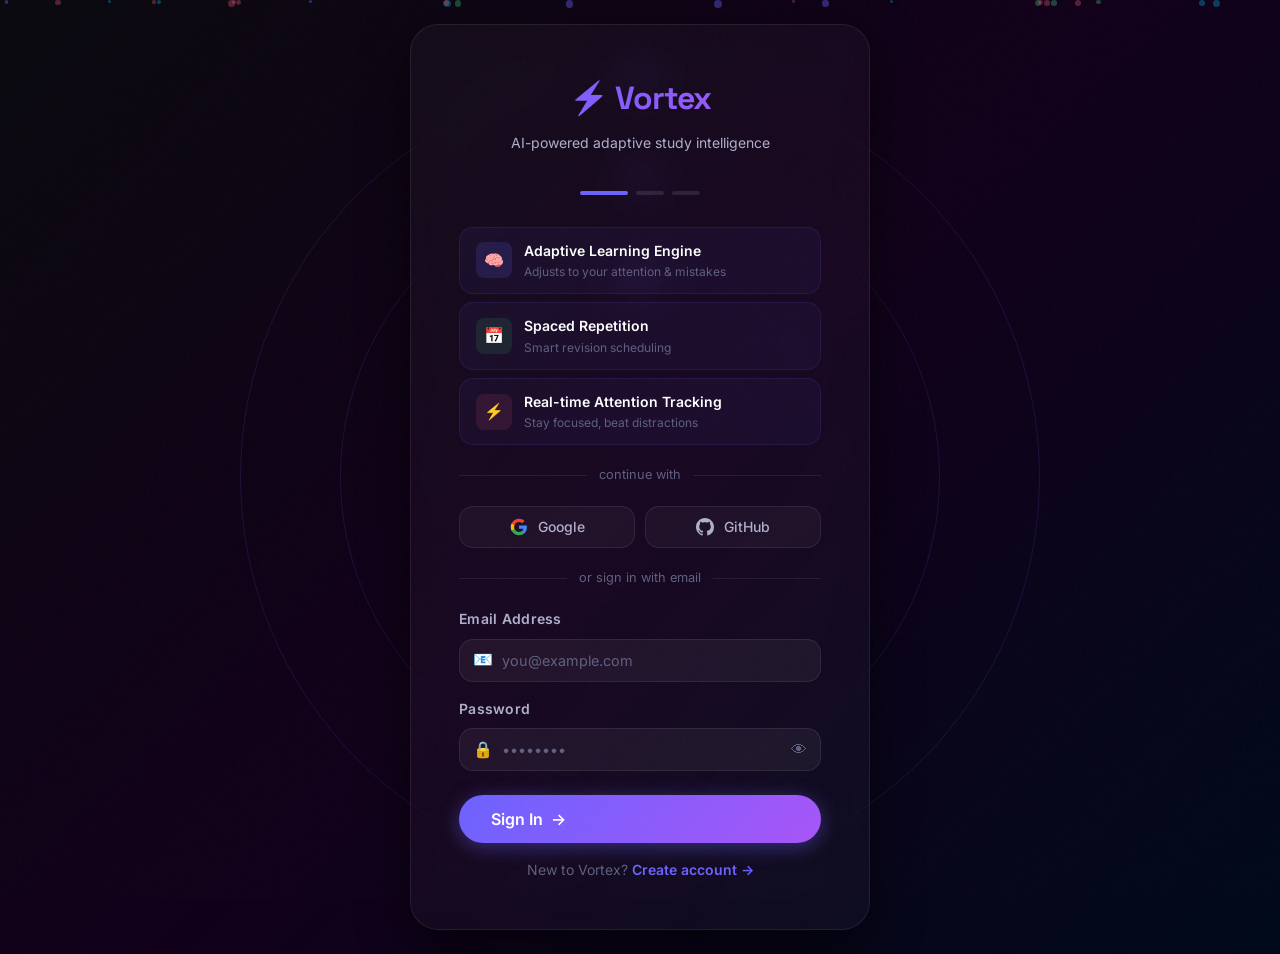
<file: frontend/index.html>
<!DOCTYPE html>
<html lang="en">
<head>
  <meta charset="UTF-8" />
  <meta name="viewport" content="width=device-width, initial-scale=1.0" />
  <title>Vortex — Adaptive Study Planner</title>
  <meta name="description" content="AI-powered adaptive study planner that adjusts to your learning patterns, attention span, and revision habits." />
  <link rel="stylesheet" href="css/style.css" />
  <style>
    /* ── Login-specific ── */
    .orbit {
      position: absolute;
      border-radius: 50%;
      border: 1px solid rgba(108,99,255,0.15);
      animation: orbit-spin linear infinite;
    }
    .orbit-1 { width: 400px;height:400px;top:50%;left:50%;margin:-200px 0 0 -200px;animation-duration:40s; }
    .orbit-2 { width:600px;height:600px;top:50%;left:50%;margin:-300px 0 0 -300px;animation-duration:70s;animation-direction:reverse; }
    .orbit-3 { width:800px;height:800px;top:50%;left:50%;margin:-400px 0 0 -400px;animation-duration:120s; }
    .orbit::before {
      content:'';
      position:absolute;
      top:-4px;left:50%;
      width:8px;height:8px;
      border-radius:50%;
      background:var(--accent);
      box-shadow:0 0 12px var(--accent);
      margin-left:-4px;
    }
    @keyframes orbit-spin { to { transform: rotate(360deg); } }

    .floating-particles {
      position:absolute;
      inset:0;
      overflow:hidden;
      pointer-events:none;
    }
    .particle {
      position:absolute;
      border-radius:50%;
      animation: float-particle linear infinite;
    }
    @keyframes float-particle {
      0%   { transform: translateY(100vh) scale(0); opacity:0; }
      10%  { opacity:0.6; }
      90%  { opacity:0.6; }
      100% { transform: translateY(-100px) scale(1); opacity:0; }
    }

    /* Multi-step form */
    .step-panel { display:none; }
    .step-panel.active { display:block; animation: slideUp 0.4s ease both; }

    .onboard-feature {
      display:flex;
      align-items:center;
      gap:12px;
      padding:12px 16px;
      background:rgba(108,99,255,0.06);
      border:1px solid rgba(108,99,255,0.12);
      border-radius:var(--radius-md);
      font-size:0.875rem;
      margin-bottom:8px;
      transition:var(--transition);
    }
    .onboard-feature:hover { background:rgba(108,99,255,0.1); }
    .onboard-feature .feat-icon {
      width:36px;height:36px;
      border-radius:var(--radius-sm);
      display:flex;align-items:center;justify-content:center;
      font-size:1rem;
      flex-shrink:0;
    }
    .subject-pill-list { display:flex;flex-wrap:wrap;gap:8px;margin-top:12px; }
    .subject-pill {
      padding:6px 14px;
      border:1px solid var(--border);
      border-radius:var(--radius-pill);
      font-size:0.8rem;
      cursor:pointer;
      transition:var(--transition);
      color:var(--text-secondary);
      background:transparent;
      font-family:var(--font-main);
    }
    .subject-pill.selected {
      background:rgba(108,99,255,0.15);
      border-color:var(--accent);
      color:var(--accent);
      font-weight:600;
    }
    .subject-pill:hover { border-color:rgba(255,255,255,0.2); color:#fff; }

    .form-row { display:grid;grid-template-columns:1fr 1fr;gap:14px; }

    .password-strength {
      margin-top:6px;
      display:flex;
      gap:4px;
    }
    .ps-bar {
      flex:1;height:3px;
      border-radius:var(--radius-pill);
      background:rgba(255,255,255,0.1);
      transition:var(--transition);
    }
    .ps-bar.active.weak   { background:#ff4d6d; }
    .ps-bar.active.medium { background:#ffd166; }
    .ps-bar.active.strong { background:#06d6a0; }

    .divider-text {
      display:flex;align-items:center;gap:12px;
      color:var(--text-muted);font-size:0.8rem;
      margin:20px 0;
    }
    .divider-text::before,.divider-text::after {
      content:'';flex:1;
      height:1px;background:var(--border);
    }

    .social-btn {
      display:flex;align-items:center;justify-content:center;gap:10px;
      padding:11px;
      background:rgba(255,255,255,0.04);
      border:1px solid var(--border);
      border-radius:var(--radius-md);
      color:var(--text-secondary);
      font-size:0.875rem;
      font-weight:500;
      cursor:pointer;
      transition:var(--transition);
      font-family:var(--font-main);
      width:100%;
    }
    .social-btn:hover { border-color:rgba(255,255,255,0.2);color:#fff; }
    .social-row { display:grid;grid-template-columns:1fr 1fr;gap:10px; }
  </style>
</head>
<body>
  <!-- Ambient -->
  <div class="ambient ambient-1"></div>
  <div class="ambient ambient-2"></div>
  <div class="ambient ambient-3"></div>

  <!-- Toast Container -->
  <div class="toast-container" id="toastContainer"></div>

  <!-- Hero Page -->
  <div class="hero-page">
    <!-- Orbits -->
    <div class="orbit orbit-1"></div>
    <div class="orbit orbit-2"></div>
    <div class="orbit orbit-3"></div>

    <!-- Floating particles -->
    <div class="floating-particles" id="particles"></div>

    <!-- Card -->
    <div class="hero-card fade-in">
      <!-- Logo -->
      <div class="hero-logo">⚡ Vortex</div>
      <p class="hero-tagline">AI-powered adaptive study intelligence</p>

      <!-- Step Indicators -->
      <div class="hero-steps" id="stepIndicators">
        <div class="hero-step active" data-step="0"></div>
        <div class="hero-step" data-step="1"></div>
        <div class="hero-step" data-step="2"></div>
      </div>

      <!-- ══ Step 0: Welcome / Login ══ -->
      <div class="step-panel active" id="step0">
        <div class="onboard-feature">
          <div class="feat-icon" style="background:rgba(108,99,255,0.15)">🧠</div>
          <div>
            <div style="font-weight:600;font-size:0.875rem;">Adaptive Learning Engine</div>
            <div style="color:var(--text-muted);font-size:0.75rem;">Adjusts to your attention & mistakes</div>
          </div>
        </div>
        <div class="onboard-feature">
          <div class="feat-icon" style="background:rgba(67,233,123,0.1)">📅</div>
          <div>
            <div style="font-weight:600;font-size:0.875rem;">Spaced Repetition</div>
            <div style="color:var(--text-muted);font-size:0.75rem;">Smart revision scheduling</div>
          </div>
        </div>
        <div class="onboard-feature">
          <div class="feat-icon" style="background:rgba(255,101,132,0.1)">⚡</div>
          <div>
            <div style="font-weight:600;font-size:0.875rem;">Real-time Attention Tracking</div>
            <div style="color:var(--text-muted);font-size:0.75rem;">Stay focused, beat distractions</div>
          </div>
        </div>

        <div class="divider-text">continue with</div>
        <div class="social-row">
          <button class="social-btn" onclick="socialLogin('Google')" id="btn-google">
            <svg width="18" height="18" viewBox="0 0 24 24"><path fill="#4285F4" d="M22.56 12.25c0-.78-.07-1.53-.2-2.25H12v4.26h5.92c-.26 1.37-1.04 2.53-2.21 3.31v2.77h3.57c2.08-1.92 3.28-4.74 3.28-8.09z"/><path fill="#34A853" d="M12 23c2.97 0 5.46-.98 7.28-2.66l-3.57-2.77c-.98.66-2.23 1.06-3.71 1.06-2.86 0-5.29-1.93-6.16-4.53H2.18v2.84C3.99 20.53 7.7 23 12 23z"/><path fill="#FBBC05" d="M5.84 14.09c-.22-.66-.35-1.36-.35-2.09s.13-1.43.35-2.09V7.07H2.18C1.43 8.55 1 10.22 1 12s.43 3.45 1.18 4.93l2.85-2.22.81-.62z"/><path fill="#EA4335" d="M12 5.38c1.62 0 3.06.56 4.21 1.64l3.15-3.15C17.45 2.09 14.97 1 12 1 7.7 1 3.99 3.47 2.18 7.07l3.66 2.84c.87-2.6 3.3-4.53 6.16-4.53z"/></svg>
            Google
          </button>
          <button class="social-btn" onclick="socialLogin('GitHub')" id="btn-github">
            <svg width="18" height="18" viewBox="0 0 24 24" fill="currentColor"><path d="M12 0C5.37 0 0 5.37 0 12c0 5.31 3.435 9.795 8.205 11.385.6.105.825-.255.825-.57 0-.285-.015-1.23-.015-2.235-3.015.555-3.795-.735-4.035-1.41-.135-.345-.72-1.41-1.23-1.695-.42-.225-1.02-.78-.015-.795.945-.015 1.62.87 1.845 1.23 1.08 1.815 2.805 1.305 3.495.99.105-.78.42-1.305.765-1.605-2.67-.3-5.46-1.335-5.46-5.925 0-1.305.465-2.385 1.23-3.225-.12-.3-.54-1.53.12-3.18 0 0 1.005-.315 3.3 1.23.96-.27 1.98-.405 3-.405s2.04.135 3 .405c2.295-1.56 3.3-1.23 3.3-1.23.66 1.65.24 2.88.12 3.18.765.84 1.23 1.905 1.23 3.225 0 4.605-2.805 5.625-5.475 5.925.435.375.81 1.095.81 2.22 0 1.605-.015 2.895-.015 3.3 0 .315.225.69.825.57A12.02 12.02 0 0024 12c0-6.63-5.37-12-12-12z"/></svg>
            GitHub
          </button>
        </div>

        <div class="divider-text">or sign in with email</div>

        <div class="form-group mb-16">
          <label class="form-label" for="email">Email Address</label>
          <div class="input-icon-wrap">
            <span class="icon">📧</span>
            <input class="form-input" type="email" id="email" placeholder="you@example.com" autocomplete="email" />
          </div>
        </div>
        <div class="form-group mb-24">
          <label class="form-label" for="password">Password</label>
          <div class="input-icon-wrap" style="position:relative">
            <span class="icon">🔒</span>
            <input class="form-input" type="password" id="password" placeholder="••••••••" autocomplete="current-password" />
            <button onclick="togglePassword('password',this)" style="position:absolute;right:14px;top:50%;transform:translateY(-50%);background:none;border:none;color:var(--text-muted);cursor:pointer;font-size:1rem;padding:0;">👁</button>
          </div>
        </div>

        <button class="btn btn-primary w-full btn-lg" id="btn-login" onclick="handleLogin()">
          Sign In <span>→</span>
        </button>

        <p class="text-center text-sm mt-16" style="color:var(--text-muted)">
          New to Vortex?
          <a href="#" onclick="gotoStep(1)" style="color:var(--accent);text-decoration:none;font-weight:600;">Create account →</a>
        </p>
      </div>

      <!-- ══ Step 1: Create Account ══ -->
      <div class="step-panel" id="step1">
        <h2 class="text-xl font-bold mb-8">Create your account</h2>
        <p class="text-sm text-secondary mb-24">Set up your Vortex profile in seconds.</p>

        <div class="form-row mb-16">
          <div class="form-group">
            <label class="form-label" for="firstName">First Name</label>
            <input class="form-input" type="text" id="firstName" placeholder="Sanju" />
          </div>
          <div class="form-group">
            <label class="form-label" for="lastName">Last Name</label>
            <input class="form-input" type="text" id="lastName" placeholder="Sharma" />
          </div>
        </div>
        <div class="form-group mb-16">
          <label class="form-label" for="regEmail">Email</label>
          <div class="input-icon-wrap">
            <span class="icon">📧</span>
            <input class="form-input" type="email" id="regEmail" placeholder="you@example.com" />
          </div>
        </div>
        <div class="form-group mb-16">
          <label class="form-label" for="regPassword">Password</label>
          <div class="input-icon-wrap" style="position:relative">
            <span class="icon">🔒</span>
            <input class="form-input" type="password" id="regPassword" placeholder="Create a strong password" oninput="checkPasswordStrength(this.value)" />
            <button onclick="togglePassword('regPassword',this)" style="position:absolute;right:14px;top:50%;transform:translateY(-50%);background:none;border:none;color:var(--text-muted);cursor:pointer;font-size:1rem;padding:0;">👁</button>
          </div>
          <div class="password-strength" id="strengthBars">
            <div class="ps-bar" id="ps1"></div>
            <div class="ps-bar" id="ps2"></div>
            <div class="ps-bar" id="ps3"></div>
            <div class="ps-bar" id="ps4"></div>
          </div>
          <span id="strengthLabel" style="font-size:0.72rem;color:var(--text-muted);margin-top:4px;display:block;"></span>
        </div>

        <div class="form-group mb-24">
          <label class="form-label">I am a</label>
          <div style="display:grid;grid-template-columns:1fr 1fr 1fr;gap:8px;margin-top:4px;">
            <label class="quiz-option" style="cursor:pointer;padding:10px 12px;font-size:0.8rem;" id="role-student">
              <input type="radio" name="role" value="student" style="display:none" onchange="selectRole('student')"> 🎓 Student
            </label>
            <label class="quiz-option" style="cursor:pointer;padding:10px 12px;font-size:0.8rem;" id="role-teacher">
              <input type="radio" name="role" value="teacher" style="display:none" onchange="selectRole('teacher')"> 👨‍🏫 Teacher
            </label>
            <label class="quiz-option" style="cursor:pointer;padding:10px 12px;font-size:0.8rem;" id="role-parent">
              <input type="radio" name="role" value="parent" style="display:none" onchange="selectRole('parent')"> 👨‍👩‍👧 Parent
            </label>
          </div>
        </div>

        <div style="display:flex;gap:10px;">
          <button class="btn btn-ghost" onclick="gotoStep(0)" style="flex:0 0 auto;">← Back</button>
          <button class="btn btn-primary w-full" onclick="handleRegister()">Continue →</button>
        </div>
      </div>

      <!-- ══ Step 2: Pick Subjects ══ -->
      <div class="step-panel" id="step2">
        <h2 class="text-xl font-bold mb-8">Pick your subjects</h2>
        <p class="text-sm text-secondary mb-16">Select what you're studying. You can add more later.</p>

        <div class="subject-pill-list" id="subjectPills">
          <button class="subject-pill" onclick="toggleSubject(this,'Mathematics')">📐 Mathematics</button>
          <button class="subject-pill" onclick="toggleSubject(this,'Physics')">⚛️ Physics</button>
          <button class="subject-pill" onclick="toggleSubject(this,'Chemistry')">🧪 Chemistry</button>
          <button class="subject-pill" onclick="toggleSubject(this,'Biology')">🌿 Biology</button>
          <button class="subject-pill" onclick="toggleSubject(this,'English')">📚 English</button>
          <button class="subject-pill" onclick="toggleSubject(this,'Computer Science')">💻 Computer Science</button>
          <button class="subject-pill" onclick="toggleSubject(this,'Accountancy')">📒 Accountancy</button>
          <button class="subject-pill" onclick="toggleSubject(this,'Economics')">📊 Economics</button>
        </div>

        <div class="form-group mt-24 mb-24">
          <label class="form-label">Daily study goal</label>
          <div style="display:flex;align-items:center;gap:16px;margin-top:8px;">
            <input type="range" id="studyGoal" min="30" max="480" step="30" value="120" oninput="updateGoalLabel()" />
            <span id="goalLabel" style="min-width:60px;font-weight:700;color:var(--accent);">2h 0m</span>
          </div>
        </div>

        <div style="display:flex;gap:10px;">
          <button class="btn btn-ghost" onclick="gotoStep(1)" style="flex:0 0 auto;">← Back</button>
          <button class="btn btn-primary w-full" onclick="finishOnboarding()">🚀 Launch Vortex</button>
        </div>
      </div>
    </div><!-- /hero-card -->
  </div><!-- /hero-page -->

  <script src="js/main.js"></script>
  <script>
    // ── Particles ──
    (function createParticles(){
      const wrap = document.getElementById('particles');
      const colors = ['rgba(108,99,255,0.4)','rgba(255,101,132,0.3)','rgba(67,233,123,0.3)','rgba(0,201,255,0.3)'];
      for(let i=0;i<25;i++){
        const p = document.createElement('div');
        p.className = 'particle';
        const size = Math.random()*6+2;
        p.style.cssText = `
          width:${size}px;height:${size}px;
          left:${Math.random()*100}%;
          background:${colors[Math.floor(Math.random()*colors.length)]};
          animation-delay:${Math.random()*15}s;
          animation-duration:${Math.random()*15+10}s;
        `;
        wrap.appendChild(p);
      }
    })();

    let currentStep = 0;
    let selectedSubjects = [];

    function gotoStep(n){
      document.getElementById('step'+currentStep).classList.remove('active');
      currentStep = n;
      document.getElementById('step'+n).classList.add('active');
      document.querySelectorAll('.hero-step').forEach((el,i)=>{
        el.classList.toggle('active', i <= n);
      });
    }

    function togglePassword(id, btn){
      const inp = document.getElementById(id);
      if(inp.type==='password'){ inp.type='text'; btn.textContent='🙈'; }
      else { inp.type='password'; btn.textContent='👁'; }
    }

    function checkPasswordStrength(val){
      const bars = ['ps1','ps2','ps3','ps4'];
      const label = document.getElementById('strengthLabel');
      let score = 0;
      if(val.length >= 8) score++;
      if(/[A-Z]/.test(val)) score++;
      if(/[0-9]/.test(val)) score++;
      if(/[^A-Za-z0-9]/.test(val)) score++;
      const cls = score <= 1 ? 'weak' : score <= 2 ? 'medium' : 'strong';
      const labels = ['','Weak','Fair','Good','Strong'];
      const lcolor = ['','var(--high)','var(--medium)','var(--accent-3)','var(--accent-3)'];
      bars.forEach((id,i)=>{
        const el = document.getElementById(id);
        el.className = 'ps-bar' + (i < score ? ` active ${cls}` : '');
      });
      label.textContent = val ? labels[score] : '';
      label.style.color = lcolor[score];
    }

    function selectRole(role){
      ['student','teacher','parent'].forEach(r=>{
        document.getElementById('role-'+r).classList.remove('selected');
      });
      document.getElementById('role-'+role).classList.add('selected');
    }

    function toggleSubject(btn, name){
      btn.classList.toggle('selected');
      const idx = selectedSubjects.indexOf(name);
      if(idx === -1) selectedSubjects.push(name);
      else selectedSubjects.splice(idx,1);
    }

    function updateGoalLabel(){
      const val = parseInt(document.getElementById('studyGoal').value);
      const h = Math.floor(val/60), m = val%60;
      document.getElementById('goalLabel').textContent = h+'h '+m+'m';
    }

    function socialLogin(provider){
      showToast(`Connecting to ${provider}...`, 'info', '🔗');
      setTimeout(()=>{
        window.location.href = 'dashboard.html';
      }, 1200);
    }

    function handleLogin(){
      const email = document.getElementById('email').value;
      const pw    = document.getElementById('password').value;
      if(!email || !pw){
        showToast('Please fill in all fields', 'error', '⚠️'); return;
      }
      const btn = document.getElementById('btn-login');
      btn.disabled = true;
      btn.innerHTML = '<span class="spin">⏳</span> Signing in...';
      setTimeout(()=>{
        localStorage.setItem('vortex_user', JSON.stringify({name:'Sanju', email}));
        showToast('Welcome back! 👋', 'success', '✅');
        setTimeout(()=>{ window.location.href='dashboard.html'; }, 700);
      }, 1000);
    }

    function handleRegister(){
      const fn = document.getElementById('firstName').value;
      const ln = document.getElementById('lastName').value;
      const em = document.getElementById('regEmail').value;
      const pw = document.getElementById('regPassword').value;
      if(!fn || !em || !pw){
        showToast('Please fill in all fields','error','⚠️'); return;
      }
      if(pw.length < 6){
        showToast('Password must be at least 6 characters','warning','⚠️'); return;
      }
      localStorage.setItem('vortex_user', JSON.stringify({name: fn+' '+ln, email: em}));
      gotoStep(2);
    }

    function finishOnboarding(){
      if(selectedSubjects.length === 0){
        showToast('Select at least one subject','warning','📚'); return;
      }
      localStorage.setItem('vortex_subjects', JSON.stringify(selectedSubjects));
      localStorage.setItem('vortex_goal', document.getElementById('studyGoal').value);
      showToast('Setting up your Vortex... 🚀','success','✅');
      setTimeout(()=>{ window.location.href='dashboard.html'; }, 800);
    }

    // Pre-fill if returning user
    const u = JSON.parse(localStorage.getItem('vortex_user') || 'null');
    if(u && u.email) document.getElementById('email').value = u.email;
  </script>
</body>
</html>
</file>
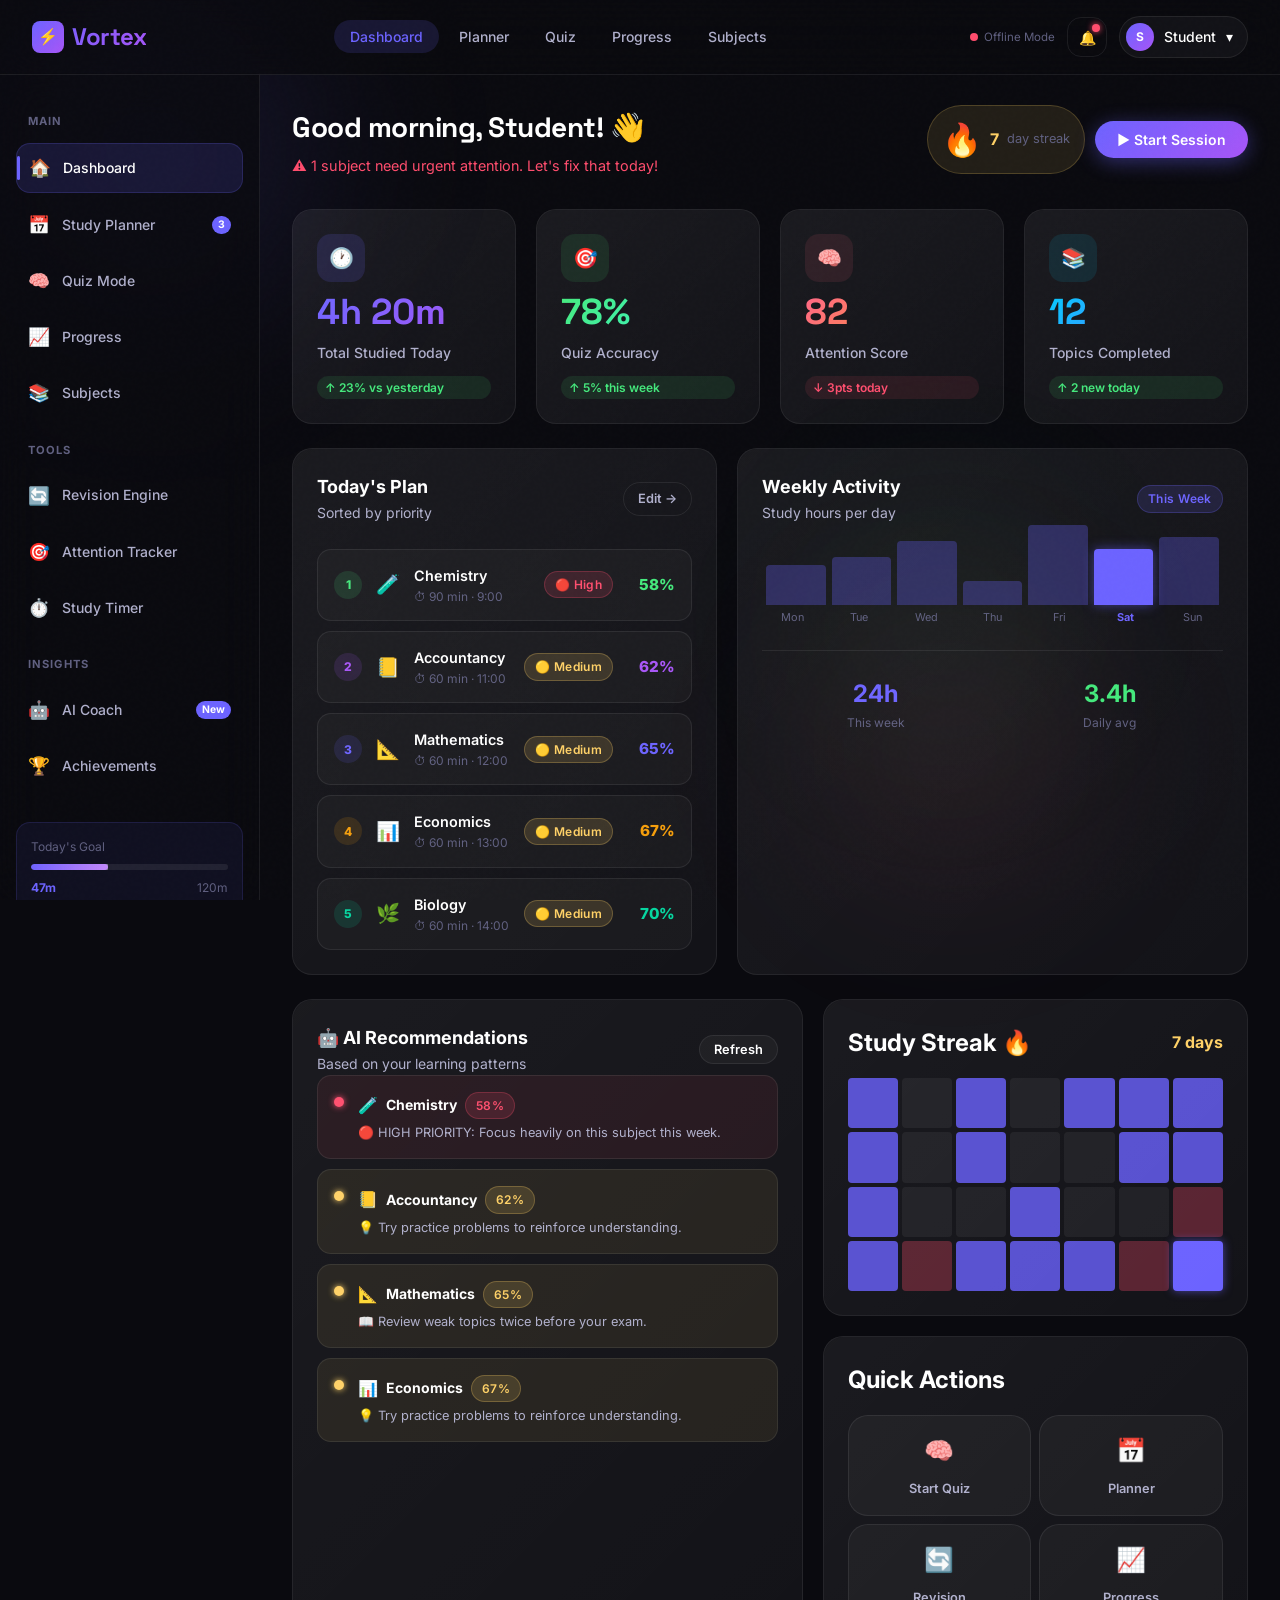
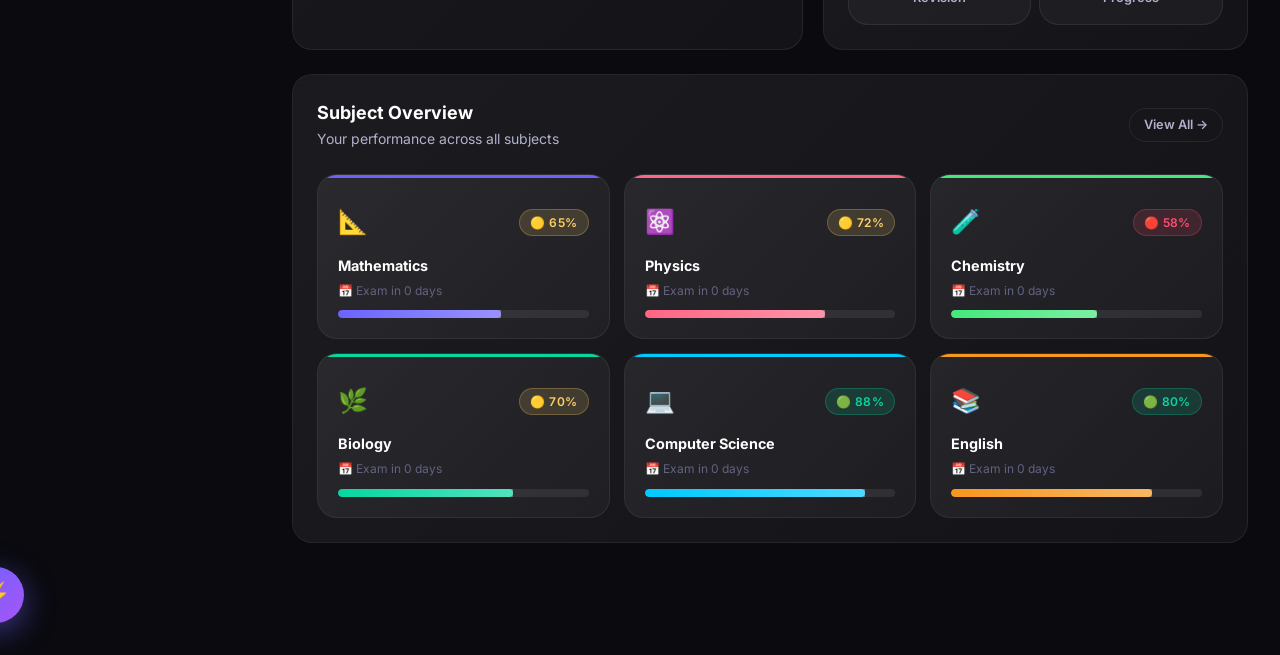
<file: frontend/dashboard.html>
<!DOCTYPE html>
<html lang="en">
<head>
  <meta charset="UTF-8" />
  <meta name="viewport" content="width=device-width, initial-scale=1.0" />
  <title>Dashboard — Vortex Study Planner</title>
  <meta name="description" content="Your personalized study dashboard with AI recommendations, progress analytics, and attention tracking." />
  <link rel="stylesheet" href="css/style.css" />
  <style>
    .today-session {
      background: linear-gradient(135deg, rgba(108,99,255,0.15), rgba(168,85,247,0.08));
      border: 1px solid rgba(108,99,255,0.25);
      border-radius: var(--radius-lg);
      padding: 24px;
      position: relative;
      overflow: hidden;
    }
    .today-session::before {
      content: '';
      position: absolute;
      top: -40px; right: -40px;
      width: 150px; height: 150px;
      background: radial-gradient(circle, rgba(108,99,255,0.2), transparent 70%);
      pointer-events: none;
    }
    .streak-fire {
      font-size: 2rem;
      animation: fire 0.8s ease-in-out infinite alternate;
    }
    @keyframes fire {
      from { transform: scale(1) rotate(-5deg); }
      to   { transform: scale(1.15) rotate(5deg); }
    }
    .session-timer {
      font-family: var(--font-display);
      font-size: 1.5rem;
      font-weight: 700;
    }

    /* Subject row in plan */
    .plan-row {
      display: flex;
      align-items: center;
      gap: 14px;
      padding: 14px 16px;
      border-radius: var(--radius-md);
      background: rgba(255,255,255,0.03);
      border: 1px solid var(--border);
      transition: var(--transition);
      cursor: pointer;
    }
    .plan-row:hover {
      background: rgba(255,255,255,0.06);
      border-color: rgba(255,255,255,0.1);
      transform: translateX(4px);
    }
    .plan-row .order {
      width: 28px; height: 28px;
      border-radius: 50%;
      background: rgba(255,255,255,0.06);
      display: flex;
      align-items: center;
      justify-content: center;
      font-size: 0.75rem;
      font-weight: 700;
      flex-shrink: 0;
    }
    .plan-row .info { flex: 1; }
    .plan-row .name { font-weight: 600; font-size: 0.9rem; }
    .plan-row .meta { color: var(--text-muted); font-size: 0.75rem; }

    /* Score ring animation */
    .score-ring { transition: stroke-dashoffset 2s cubic-bezier(0.4,0,0.2,1); }

    /* Notification dot */
    .notif-dot {
      width: 8px; height: 8px;
      border-radius: 50%;
      background: var(--high);
      position: absolute;
      top: 6px; right: 6px;
      box-shadow: 0 0 6px var(--high);
      animation: pulse 1.5s ease-in-out infinite;
    }

    /* Activity chart bars */
    .chart-bars {
      display: flex;
      align-items: flex-end;
      gap: 6px;
      height: 80px;
      padding: 0 4px;
    }
    .chart-bar {
      flex: 1;
      border-radius: 4px 4px 0 0;
      background: rgba(108,99,255,0.3);
      transition: height 1s cubic-bezier(0.4,0,0.2,1), background var(--transition);
      cursor: pointer;
      position: relative;
    }
    .chart-bar:hover { background: var(--accent); }
    .chart-bar.today { background: var(--accent); box-shadow: 0 0 12px rgba(108,99,255,0.5); }
    .chart-bar::after {
      content: attr(data-tip);
      position: absolute;
      bottom: calc(100% + 6px);
      left: 50%;
      transform: translateX(-50%);
      background: #1e1e30;
      border: 1px solid var(--border);
      border-radius: var(--radius-sm);
      padding: 3px 7px;
      font-size: 0.7rem;
      white-space: nowrap;
      opacity: 0;
      pointer-events: none;
      transition: var(--transition);
    }
    .chart-bar:hover::after { opacity: 1; }

    .chart-labels {
      display: flex;
      gap: 6px;
      margin-top: 4px;
    }
    .chart-labels span {
      flex: 1;
      text-align: center;
      font-size: 0.68rem;
      color: var(--text-muted);
    }
    .chart-labels span.today { color: var(--accent); font-weight: 700; }

    /* Reco tag colors */
    .reco-high   { background:rgba(255,77,109,0.08); }
    .reco-medium { background:rgba(255,209,102,0.08); }
    .reco-low    { background:rgba(6,214,160,0.08); }

    .quick-btn {
      display: flex;
      flex-direction: column;
      align-items: center;
      gap: 8px;
      padding: 16px 12px;
      background: rgba(255,255,255,0.04);
      border: 1px solid var(--border);
      border-radius: var(--radius-lg);
      cursor: pointer;
      transition: var(--transition);
      text-align: center;
      text-decoration: none;
      color: var(--text-secondary);
      font-size: 0.8rem;
      font-weight: 600;
    }
    .quick-btn:hover { background: rgba(255,255,255,0.08); color: #fff; border-color: rgba(255,255,255,0.15); transform: translateY(-2px); }
    .quick-btn .q-icon { font-size: 1.5rem; }
  </style>
</head>
<body>
  <div class="ambient ambient-1"></div>
  <div class="ambient ambient-2"></div>
  <div class="ambient ambient-3"></div>
  <div class="toast-container" id="toastContainer"></div>

  <!-- Nav -->
  <nav class="nav" id="mainNav">
    <a href="index.html" class="nav-logo">
      <div class="logo-icon">⚡</div>
      Vortex
    </a>
    <ul class="nav-links">
      <li><a href="dashboard.html" class="active">Dashboard</a></li>
      <li><a href="planner.html">Planner</a></li>
      <li><a href="quiz.html">Quiz</a></li>
      <li><a href="progress.html">Progress</a></li>
      <li><a href="subjects.html">Subjects</a></li>
    </ul>
    <div class="nav-actions">
      <!-- API Status Indicator -->
      <div style="display:flex;align-items:center;gap:6px;font-size:0.72rem;color:var(--text-muted);" title="Backend connection status">
        <span id="apiStatusDot" style="width:8px;height:8px;border-radius:50%;background:#555;display:inline-block;transition:background 0.4s;"></span>
        <span id="apiStatusLabel">Connecting...</span>
      </div>
      <button class="btn btn-icon btn-ghost" id="notifBtn" style="position:relative" data-tip="Notifications" onclick="toggleNotifPanel()">
        🔔
        <span class="notif-dot"></span>
      </button>
      <div class="nav-user" onclick="toggleUserMenu()">
        <div class="nav-avatar" id="navAvatar">S</div>
        <span id="navName">Sanju</span>
        <span>▾</span>
      </div>
    </div>
  </nav>

  <!-- User Menu Dropdown -->
  <div id="userMenu" style="position:fixed;top:68px;right:24px;z-index:150;background:#13131f;border:1px solid var(--border);border-radius:var(--radius-lg);padding:12px;min-width:200px;box-shadow:var(--shadow-lift);display:none;">
    <div style="padding:8px 12px 12px;border-bottom:1px solid var(--border);margin-bottom:8px;">
      <div style="font-weight:700;font-size:0.9rem;" id="menuName">Sanju</div>
      <div style="color:var(--text-muted);font-size:0.75rem;" id="menuEmail">sanju@example.com</div>
    </div>
    <a href="#" class="sidebar-link" onclick="closeUserMenu()">⚙️ <span>Settings</span></a>
    <a href="#" class="sidebar-link" onclick="closeUserMenu()">📊 <span>My Reports</span></a>
    <div style="margin-top:8px;padding-top:8px;border-top:1px solid var(--border);">
      <a href="index.html" class="sidebar-link" style="color:var(--high)">🚪 <span>Sign Out</span></a>
    </div>
  </div>

  <!-- Layout -->
  <div class="layout">
    <!-- Sidebar -->
    <aside class="sidebar">
      <span class="sidebar-section-title">Main</span>
      <a href="dashboard.html" class="sidebar-link active">
        <span class="icon">🏠</span> Dashboard
      </a>
      <a href="planner.html" class="sidebar-link">
        <span class="icon">📅</span> Study Planner
        <span class="badge-count">3</span>
      </a>
      <a href="quiz.html" class="sidebar-link">
        <span class="icon">🧠</span> Quiz Mode
      </a>
      <a href="progress.html" class="sidebar-link">
        <span class="icon">📈</span> Progress
      </a>
      <a href="subjects.html" class="sidebar-link">
        <span class="icon">📚</span> Subjects
      </a>

      <span class="sidebar-section-title">Tools</span>
      <a href="#" class="sidebar-link" onclick="openRevisionModal()">
        <span class="icon">🔄</span> Revision Engine
      </a>
      <a href="#" class="sidebar-link" onclick="openAttentionPanel()">
        <span class="icon">🎯</span> Attention Tracker
      </a>
      <a href="#" class="sidebar-link">
        <span class="icon">⏱️</span> Study Timer
      </a>

      <span class="sidebar-section-title">Insights</span>
      <a href="#" class="sidebar-link">
        <span class="icon">🤖</span> AI Coach
        <span class="badge-count">New</span>
      </a>
      <a href="#" class="sidebar-link">
        <span class="icon">🏆</span> Achievements
      </a>

      <!-- Sidebar bottom: today's goal -->
      <div style="margin-top:auto;padding-top:24px;">
        <div style="padding:14px;background:rgba(108,99,255,0.08);border:1px solid rgba(108,99,255,0.15);border-radius:var(--radius-md);">
          <div style="font-size:0.75rem;color:var(--text-muted);margin-bottom:8px;">Today's Goal</div>
          <div class="progress-bar mb-8" style="height:6px;">
            <div class="progress-fill" id="sidebarGoalFill" style="width:0%;"></div>
          </div>
          <div style="display:flex;justify-content:space-between;font-size:0.75rem;">
            <span id="sidebarGoalDone" style="font-weight:700;color:var(--accent);">0m</span>
            <span style="color:var(--text-muted);" id="sidebarGoalTotal">120m</span>
          </div>
        </div>
      </div>
    </aside>

    <!-- Main Content -->
    <main class="main-content page-enter">
      <!-- Header -->
      <div class="page-header">
        <div>
          <h1 class="page-title" id="greetingTitle">Good evening, Sanju! 👋</h1>
          <p class="page-subtitle" id="greetingSubtitle">You have 3 subjects to study today. Let's crush it!</p>
        </div>
        <div style="display:flex;gap:10px;align-items:center;">
          <div class="flex items-center gap-8" style="background:rgba(255,209,102,0.1);border:1px solid rgba(255,209,102,0.2);padding:8px 14px;border-radius:var(--radius-pill);">
            <span class="streak-fire">🔥</span>
            <span style="font-weight:700;color:var(--medium);" id="streakCount">7</span>
            <span style="color:var(--text-muted);font-size:0.8rem;">day streak</span>
          </div>
          <button class="btn btn-primary" onclick="startStudySession()" id="startSessionBtn">
            ▶ Start Session
          </button>
        </div>
      </div>

      <!-- Today's Session Banner -->
      <div class="today-session mb-24" id="sessionBanner" style="display:none;">
        <div style="display:flex;align-items:center;justify-content:space-between;flex-wrap:wrap;gap:16px;">
          <div>
            <div style="font-size:0.75rem;color:var(--accent);font-weight:700;text-transform:uppercase;letter-spacing:0.08em;margin-bottom:4px;">⚡ Active Session</div>
            <div class="session-timer" id="sessionTimerDisplay">00:00:00</div>
            <div style="color:var(--text-secondary);font-size:0.875rem;margin-top:4px;">
              Studying: <strong id="currentSubjectDisplay">Mathematics</strong>
            </div>
          </div>
          <div style="display:flex;gap:10px;">
            <button class="btn btn-secondary btn-sm" onclick="pauseSession()" id="pauseBtn">⏸ Pause</button>
            <button class="btn btn-danger btn-sm" onclick="endSession()">⏹ End</button>
          </div>
        </div>
        <!-- Attention Meter -->
        <div style="margin-top:20px;">
          <div style="display:flex;justify-content:space-between;margin-bottom:6px;font-size:0.8rem;">
            <span style="color:var(--text-secondary);">Attention Score</span>
            <span style="color:var(--accent);font-weight:700;" id="attentionPct">—</span>
          </div>
          <div class="progress-bar">
            <div class="progress-fill" id="attentionFill" style="width:0%;background:var(--grad-green);"></div>
          </div>
        </div>
      </div>

      <!-- Stat Cards -->
      <div class="grid-4 stagger mb-24" id="statsGrid">
        <div class="card stat-card">
          <div class="stat-icon" style="background:rgba(108,99,255,0.15);">🕐</div>
          <div class="stat-value grad-text-purple" id="stat-hours">4h 20m</div>
          <div class="stat-label">Total Studied Today</div>
          <span class="stat-change up">↑ 23% vs yesterday</span>
        </div>
        <div class="card stat-card">
          <div class="stat-icon" style="background:rgba(67,233,123,0.1);">🎯</div>
          <div class="stat-value grad-text-green" id="stat-accuracy">78%</div>
          <div class="stat-label">Quiz Accuracy</div>
          <span class="stat-change up">↑ 5% this week</span>
        </div>
        <div class="card stat-card">
          <div class="stat-icon" style="background:rgba(255,101,132,0.1);">🧠</div>
          <div class="stat-value grad-text-pink" id="stat-attention">82</div>
          <div class="stat-label">Attention Score</div>
          <span class="stat-change down">↓ 3pts today</span>
        </div>
        <div class="card stat-card">
          <div class="stat-icon" style="background:rgba(0,201,255,0.1);">📚</div>
          <div class="stat-value grad-text-blue" id="stat-topics">12</div>
          <div class="stat-label">Topics Completed</div>
          <span class="stat-change up">↑ 2 new today</span>
        </div>
      </div>

      <!-- Main Grid -->
      <div class="grid-2 mb-24" style="grid-template-columns: 1fr 1.2fr;">

        <!-- Today's Study Plan -->
        <div class="card">
          <div class="flex items-center justify-between mb-24">
            <div>
              <h2 class="text-lg font-bold">Today's Plan</h2>
              <p class="text-sm text-secondary">Sorted by priority</p>
            </div>
            <a href="planner.html" class="btn btn-sm btn-ghost">Edit →</a>
          </div>
          <div id="todayPlanList" style="display:flex;flex-direction:column;gap:10px;">
            <!-- dynamically filled -->
          </div>
        </div>

        <!-- Weekly Activity Chart -->
        <div class="card">
          <div class="flex items-center justify-between mb-20">
            <div>
              <h2 class="text-lg font-bold">Weekly Activity</h2>
              <p class="text-sm text-secondary">Study hours per day</p>
            </div>
            <span class="badge badge-purple">This Week</span>
          </div>
          <div class="chart-bars" id="activityBars"></div>
          <div class="chart-labels" id="activityLabels"></div>
          <div class="divider"></div>
          <div class="grid-2" style="gap:8px;">
            <div style="text-align:center;">
              <div style="font-size:1.5rem;font-weight:700;color:var(--accent);" id="weekTotal">24h</div>
              <div style="font-size:0.75rem;color:var(--text-muted);">This week</div>
            </div>
            <div style="text-align:center;">
              <div style="font-size:1.5rem;font-weight:700;color:var(--accent-3);" id="weekAvg">3.4h</div>
              <div style="font-size:0.75rem;color:var(--text-muted);">Daily avg</div>
            </div>
          </div>
        </div>
      </div>

      <!-- Row 2 -->
      <div class="grid-2 mb-24" style="grid-template-columns: 1.2fr 1fr;">

        <!-- AI Recommendations -->
        <div class="card">
          <div class="flex items-center justify-between mb-20">
            <div>
              <h2 class="text-lg font-bold">🤖 AI Recommendations</h2>
              <p class="text-sm text-secondary">Based on your learning patterns</p>
            </div>
            <button class="btn btn-sm btn-secondary" onclick="refreshRecommendations()">Refresh</button>
          </div>
          <div id="recoList" style="display:flex;flex-direction:column;gap:10px;">
            <!-- dynamically filled -->
          </div>
        </div>

        <!-- Streak Calendar + Quick Actions -->
        <div style="display:flex;flex-direction:column;gap:20px;">
          <!-- Streak -->
          <div class="card">
            <div class="flex items-center justify-between mb-16">
              <h2 class="text-base font-bold">Study Streak 🔥</h2>
              <span style="font-weight:700;color:var(--medium);" id="streakDays">7 days</span>
            </div>
            <div class="streak-grid" id="streakGrid"></div>
          </div>

          <!-- Quick Actions -->
          <div class="card">
            <h2 class="text-base font-bold mb-16">Quick Actions</h2>
            <div class="grid-2" style="gap:8px;">
              <a href="quiz.html" class="quick-btn">
                <span class="q-icon">🧠</span>
                Start Quiz
              </a>
              <a href="planner.html" class="quick-btn">
                <span class="q-icon">📅</span>
                Planner
              </a>
              <a href="#" class="quick-btn" onclick="openRevisionModal()">
                <span class="q-icon">🔄</span>
                Revision
              </a>
              <a href="progress.html" class="quick-btn">
                <span class="q-icon">📈</span>
                Progress
              </a>
            </div>
          </div>
        </div>
      </div>

      <!-- Subject Overview -->
      <div class="card mb-24">
        <div class="flex items-center justify-between mb-24">
          <div>
            <h2 class="text-lg font-bold">Subject Overview</h2>
            <p class="text-sm text-secondary">Your performance across all subjects</p>
          </div>
          <a href="progress.html" class="btn btn-sm btn-ghost">View All →</a>
        </div>
        <div id="subjectOverview" class="grid-3" style="gap:14px;"></div>
      </div>

    </main>
  </div>

  <!-- Revision Modal -->
  <div class="modal-overlay" id="revisionModal">
    <div class="modal">
      <div class="modal-header">
        <h2 class="modal-title">🔄 Revision Schedule</h2>
        <button class="modal-close" onclick="closeModal('revisionModal')">✕</button>
      </div>
      <div id="revisionContent">
        <div class="timeline" id="revisionTimeline"></div>
      </div>
    </div>
  </div>

  <!-- Attention Panel Modal -->
  <div class="modal-overlay" id="attentionModal">
    <div class="modal" style="max-width:420px;">
      <div class="modal-header">
        <h2 class="modal-title">🎯 Attention Tracker</h2>
        <button class="modal-close" onclick="closeModal('attentionModal')">✕</button>
      </div>
      <div class="text-center mb-24">
        <div style="margin:20px auto;position:relative;width:140px;height:140px;">
          <svg width="140" height="140" style="transform:rotate(-90deg);">
            <defs>
              <linearGradient id="attGrad" x1="0%" y1="0%" x2="100%" y2="0%">
                <stop offset="0%" style="stop-color:#6c63ff"/>
                <stop offset="100%" style="stop-color:#a855f7"/>
              </linearGradient>
            </defs>
            <circle cx="70" cy="70" r="60" fill="none" stroke="rgba(255,255,255,0.08)" stroke-width="12"/>
            <circle cx="70" cy="70" r="60" fill="none" stroke="url(#attGrad)" stroke-width="12"
              stroke-linecap="round"
              stroke-dasharray="377"
              stroke-dashoffset="83"
              id="attCircle" class="score-ring"/>
          </svg>
          <div style="position:absolute;inset:0;display:flex;flex-direction:column;align-items:center;justify-content:center;">
            <div style="font-size:2rem;font-weight:800;font-family:var(--font-display);" id="attScore">78</div>
            <div style="font-size:0.72rem;color:var(--text-muted);">/ 100</div>
          </div>
        </div>
        <div style="font-size:1.1rem;font-weight:700;margin-bottom:4px;">Good Focus 🎯</div>
        <div style="font-size:0.875rem;color:var(--text-secondary);">Your attention is above average today</div>
      </div>
      <div style="display:flex;flex-direction:column;gap:10px;" id="attTopics"></div>
    </div>
  </div>

  <!-- FAB -->
  <button class="fab" onclick="startStudySession()" id="fab" data-tip="Start Session">⚡</button>

  <script src="js/main.js"></script>
  <script src="js/api.js"></script>
  <script src="js/dashboard.js"></script>
  <script>
    // ── API Integration for Dashboard ────────────────────────────────
    document.addEventListener('DOMContentLoaded', async () => {
      // Load live stats from API
      const stats = await apiGetStats();
      if (stats && stats.success) {
        const el = id => document.getElementById(id);
        if (el('sidebarGoalDone')) el('sidebarGoalDone').textContent = stats.today_studied || '0m';
        if (el('streakValue'))     el('streakValue').textContent     = stats.streak_days + ' days';
        if (el('xpCount'))         el('xpCount').textContent         = stats.total_xp.toLocaleString() + ' XP';
      }

      // Load AI recommendations
      const recs = await apiGetRecommendations();
      if (recs && recs.success && recs.recommendations?.length > 0) {
        renderAPIRecommendations(recs);
      }

      // Load subjects from API
      const subjRes = await apiGetSubjects();
      if (subjRes && subjRes.success) {
        renderSubjectCards(); // re-render with fresh data
      }
    });

    function renderAPIRecommendations(recs) {
      const panel = document.getElementById('insightPanel') ||
                    document.getElementById('aiInsightsPanel');
      if (!panel) return;

      const badges = {
        'Exam Ready':       { cls: 'badge-low',    icon: '🏆' },
        'Almost Ready':     { cls: 'badge-purple', icon: '⚡' },
        'Needs Improvement':{ cls: 'badge-medium', icon: '📚' },
        'High Risk':        { cls: 'badge-high',   icon: '⚠️' },
      };
      const badge = badges[recs.exam_readiness] || { cls: 'badge-purple', icon: '🎯' };

      panel.innerHTML = `
        <div style="display:flex;align-items:center;gap:10px;margin-bottom:14px;">
          <span class="badge ${badge.cls}">${badge.icon} ${recs.exam_readiness}</span>
          <span style="font-size:0.8rem;color:var(--text-muted);">
            Learning Score: <strong style="color:var(--accent);">${recs.learning_score}</strong>/100
          </span>
        </div>
        ${recs.recommendations.slice(0,4).map(r => `
          <div style="display:flex;align-items:center;gap:8px;padding:8px 12px;background:rgba(255,255,255,0.03);border:1px solid var(--border);border-radius:var(--radius-md);margin-bottom:6px;">
            <span style="font-size:0.9rem;">💡</span>
            <span style="font-size:0.8rem;color:var(--text-secondary);">${r}</span>
          </div>`).join('')}
      `;
    }
  </script>
</body>
</html>
</file>
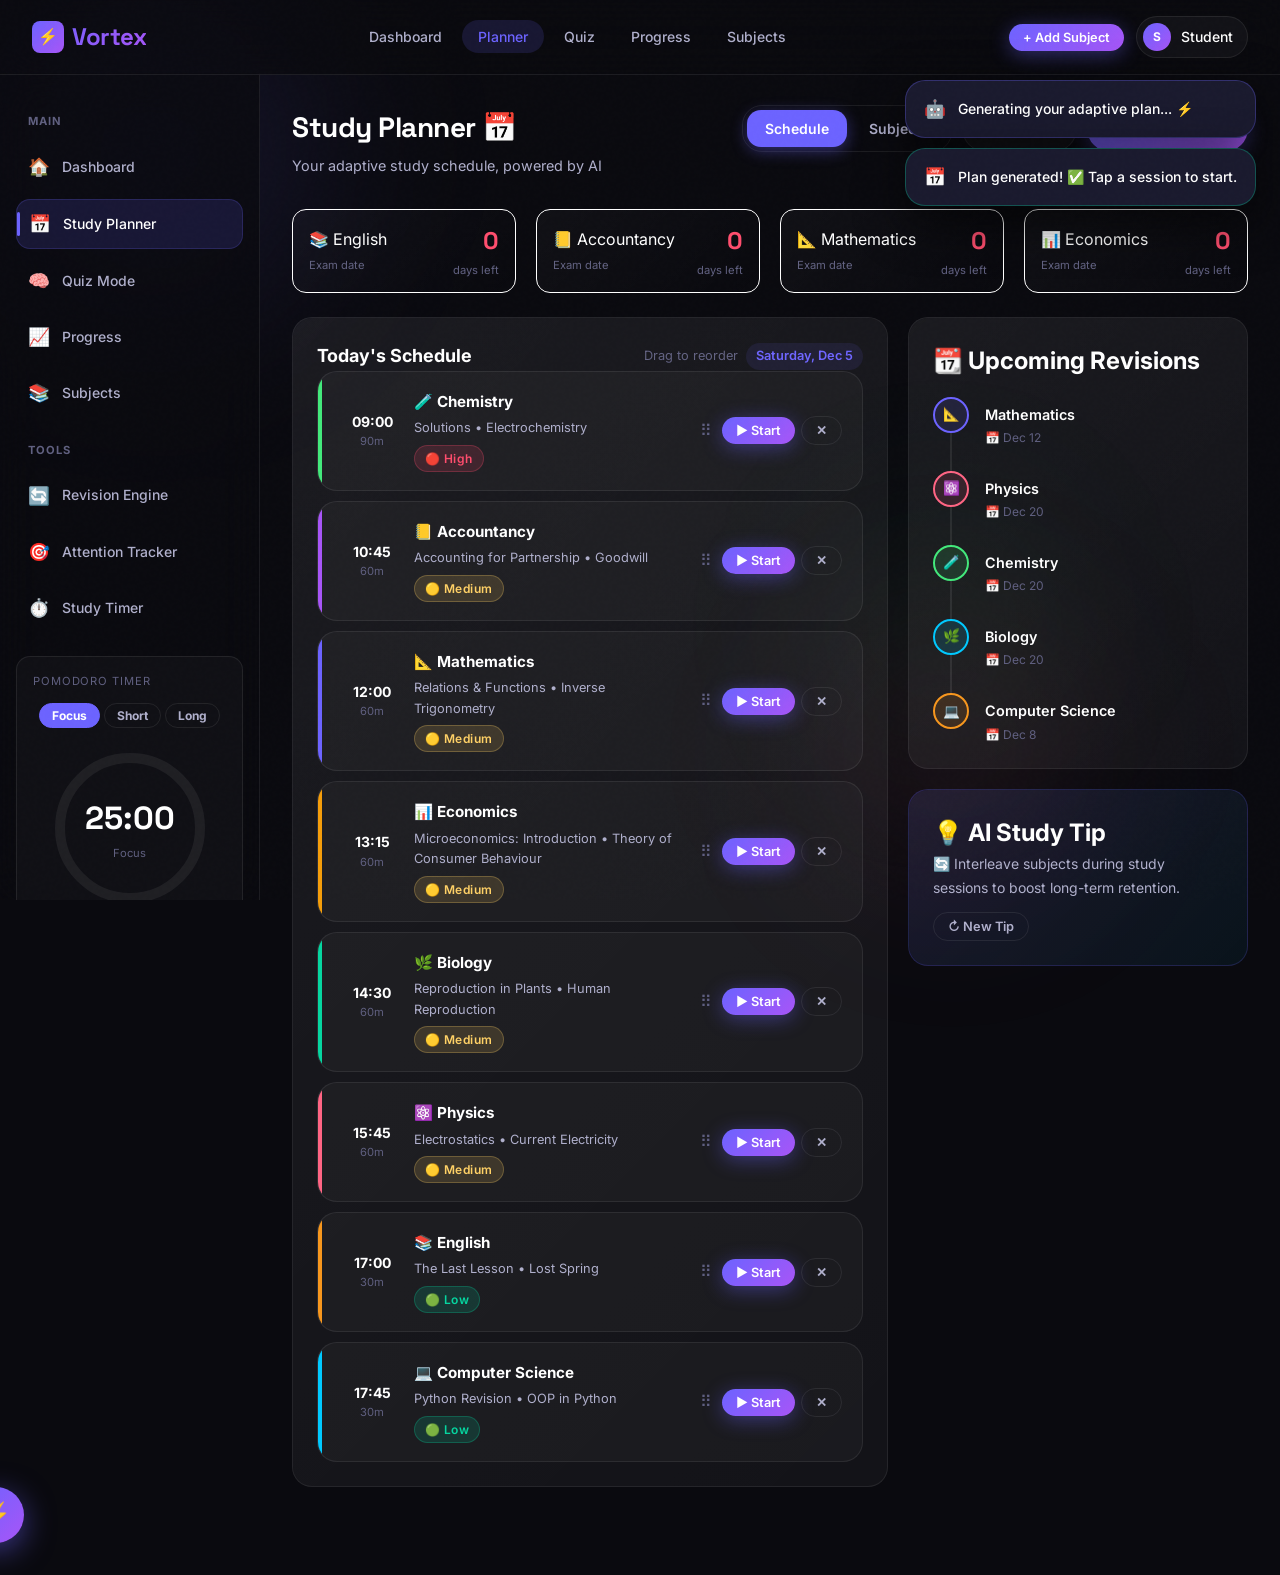
<file: frontend/planner.html>
<!DOCTYPE html>
<html lang="en">
<head>
  <meta charset="UTF-8" />
  <meta name="viewport" content="width=device-width, initial-scale=1.0" />
  <title>Study Planner — Vortex</title>
  <meta name="description" content="Manage your subjects, exam dates, and adaptive study schedule powered by AI." />
  <link rel="stylesheet" href="css/style.css" />
  <style>
    .subject-form-card {
      background: linear-gradient(135deg, rgba(108,99,255,0.1), rgba(168,85,247,0.05));
      border: 1px solid rgba(108,99,255,0.2);
    }

    .exam-countdown {
      background: rgba(255,77,109,0.08);
      border: 1px solid rgba(255,77,109,0.15);
      border-radius: var(--radius-md);
      padding: 12px 16px;
      display: flex;
      align-items: center;
      justify-content: space-between;
    }
    .countdown-value {
      font-family: var(--font-display);
      font-size: 1.5rem;
      font-weight: 800;
      color: var(--high);
    }
    .countdown-label { font-size: 0.7rem; color: var(--text-muted); margin-top: 2px; }

    .schedule-item {
      display: flex;
      gap: 16px;
      padding: 18px 20px;
      background: rgba(255,255,255,0.03);
      border: 1px solid var(--border);
      border-radius: var(--radius-lg);
      transition: var(--transition);
      position: relative;
      overflow: hidden;
    }
    .schedule-item:hover {
      background: rgba(255,255,255,0.06);
      border-color: rgba(255,255,255,0.1);
    }
    .schedule-item .color-bar {
      position: absolute;
      left: 0; top: 0; bottom: 0;
      width: 4px;
      border-radius: var(--radius-pill) 0 0 var(--radius-pill);
    }
    .schedule-item .time-block {
      display: flex;
      flex-direction: column;
      align-items: center;
      justify-content: center;
      width: 60px;
      flex-shrink: 0;
      text-align: center;
    }
    .schedule-item .time-start { font-weight: 700; font-size: 0.875rem; }
    .schedule-item .time-dur   { font-size: 0.7rem; color: var(--text-muted); }
    .schedule-item .content    { flex: 1; }
    .schedule-item .s-name     { font-weight: 700; font-size: 0.95rem; margin-bottom: 4px; }
    .schedule-item .s-topics   { font-size: 0.8rem; color: var(--text-secondary); }
    .schedule-item .actions    { display: flex; gap: 6px; align-items: center; }

    .drag-handle {
      color: var(--text-muted);
      cursor: grab;
      font-size: 1rem;
      padding: 4px;
      transition: var(--transition);
    }
    .drag-handle:hover { color: var(--accent); }
    .schedule-item.dragging { opacity: 0.5; border: 2px dashed var(--accent); }
    .schedule-item.drag-over { border-color: var(--accent); background: rgba(108,99,255,0.1); }

    .score-slider-wrap {
      position: relative;
    }
    .score-label {
      position: absolute;
      right: 0;
      top: -24px;
      font-weight: 700;
      font-size: 0.9rem;
    }

    .day-chip {
      padding: 6px 14px;
      border: 1px solid var(--border);
      border-radius: var(--radius-pill);
      font-size: 0.8rem;
      cursor: pointer;
      transition: var(--transition);
      color: var(--text-secondary);
      background: transparent;
      font-family: var(--font-main);
    }
    .day-chip.selected {
      background: rgba(108,99,255,0.15);
      border-color: var(--accent);
      color: var(--accent);
      font-weight: 600;
    }
    .day-chip:hover { border-color: rgba(255,255,255,0.2); color: #fff; }

    .subject-list-item {
      display: flex;
      align-items: center;
      gap: 14px;
      padding: 16px 20px;
      background: rgba(255,255,255,0.03);
      border: 1px solid var(--border);
      border-radius: var(--radius-lg);
      transition: var(--transition);
    }
    .subject-list-item:hover { background: rgba(255,255,255,0.06); border-color: rgba(255,255,255,0.1); }

    /* Pomodoro Timer */
    .pomodoro-wrap {
      display: flex;
      flex-direction: column;
      align-items: center;
      gap: 12px;
    }
    .pomodoro-ring {
      position: relative;
      width: 160px; height: 160px;
    }
    .pomodoro-ring svg { transform: rotate(-90deg); }
    .pomodoro-ring .ring-track { fill: none; stroke: rgba(255,255,255,0.06); stroke-width: 10; }
    .pomodoro-ring .ring-fill  {
      fill: none;
      stroke: url(#pomGrad);
      stroke-width: 10;
      stroke-linecap: round;
      stroke-dasharray: 440;
      stroke-dashoffset: 440;
      transition: stroke-dashoffset 1s linear;
    }
    .pomodoro-ring .inner {
      position: absolute;
      inset: 0;
      display: flex;
      flex-direction: column;
      align-items: center;
      justify-content: center;
    }
    .pom-time { font-family: var(--font-display); font-size: 2rem; font-weight: 800; }
    .pom-label { font-size: 0.7rem; color: var(--text-muted); }
    .pom-controls { display: flex; gap: 10px; }

    .pom-mode {
      padding: 4px 12px;
      border-radius: var(--radius-pill);
      font-size: 0.75rem;
      font-weight: 700;
      cursor: pointer;
      border: 1px solid var(--border);
      background: transparent;
      color: var(--text-secondary);
      font-family: var(--font-main);
      transition: var(--transition);
    }
    .pom-mode.active { background: var(--accent); border-color: var(--accent); color: #fff; }
  </style>
</head>
<body>
  <div class="ambient ambient-1"></div>
  <div class="ambient ambient-2"></div>
  <div class="ambient ambient-3"></div>
  <div class="toast-container" id="toastContainer"></div>

  <!-- Nav -->
  <nav class="nav" id="mainNav">
    <a href="index.html" class="nav-logo">
      <div class="logo-icon">⚡</div>
      Vortex
    </a>
    <ul class="nav-links">
      <li><a href="dashboard.html">Dashboard</a></li>
      <li><a href="planner.html" class="active">Planner</a></li>
      <li><a href="quiz.html">Quiz</a></li>
      <li><a href="progress.html">Progress</a></li>
      <li><a href="subjects.html">Subjects</a></li>
    </ul>
    <div class="nav-actions">
      <button class="btn btn-primary btn-sm" onclick="openAddSubjectModal()">+ Add Subject</button>
      <div class="nav-user" onclick="window.location='dashboard.html'">
        <div class="nav-avatar" id="navAvatar">S</div>
        <span id="navName">Sanju</span>
      </div>
    </div>
  </nav>

  <div class="layout">
    <!-- Sidebar -->
    <aside class="sidebar">
      <span class="sidebar-section-title">Main</span>
      <a href="dashboard.html" class="sidebar-link"><span class="icon">🏠</span> Dashboard</a>
      <a href="planner.html"   class="sidebar-link active"><span class="icon">📅</span> Study Planner</a>
      <a href="quiz.html"      class="sidebar-link"><span class="icon">🧠</span> Quiz Mode</a>
      <a href="progress.html"  class="sidebar-link"><span class="icon">📈</span> Progress</a>
      <a href="subjects.html"  class="sidebar-link"><span class="icon">📚</span> Subjects</a>

      <span class="sidebar-section-title">Tools</span>
      <a href="#" class="sidebar-link"><span class="icon">🔄</span> Revision Engine</a>
      <a href="#" class="sidebar-link"><span class="icon">🎯</span> Attention Tracker</a>
      <a href="#" class="sidebar-link"><span class="icon">⏱️</span> Study Timer</a>

      <!-- Pomodoro -->
      <div style="margin-top:16px;padding:16px;background:rgba(255,255,255,0.03);border:1px solid var(--border);border-radius:var(--radius-md);">
        <div style="font-size:0.7rem;color:var(--text-muted);text-transform:uppercase;letter-spacing:0.08em;margin-bottom:12px;">Pomodoro Timer</div>
        <div class="pomodoro-wrap">
          <div style="display:flex;gap:4px;margin-bottom:8px;">
            <button class="pom-mode active" id="pom-focus" onclick="setPomMode('focus',25)">Focus</button>
            <button class="pom-mode" id="pom-short" onclick="setPomMode('short',5)">Short</button>
            <button class="pom-mode" id="pom-long"  onclick="setPomMode('long',15)">Long</button>
          </div>
          <div class="pomodoro-ring">
            <svg width="160" height="160" viewBox="0 0 160 160">
              <defs>
                <linearGradient id="pomGrad" x1="0%" y1="0%" x2="100%" y2="0%">
                  <stop offset="0%" style="stop-color:#6c63ff"/>
                  <stop offset="100%" style="stop-color:#a855f7"/>
                </linearGradient>
              </defs>
              <circle cx="80" cy="80" r="70" class="ring-track"/>
              <circle cx="80" cy="80" r="70" class="ring-fill" id="pomRingFill"/>
            </svg>
            <div class="inner">
              <div class="pom-time" id="pomTime">25:00</div>
              <div class="pom-label" id="pomModeLabel">Focus</div>
            </div>
          </div>
          <div class="pom-controls">
            <button class="btn btn-secondary btn-sm" id="pomBtn" onclick="togglePomodoro()">▶ Start</button>
            <button class="btn btn-ghost btn-sm" onclick="resetPomodoro()">↺</button>
          </div>
        </div>
      </div>
    </aside>

    <!-- Main Content -->
    <main class="main-content page-enter">
      <div class="page-header">
        <div>
          <h1 class="page-title">Study Planner 📅</h1>
          <p class="page-subtitle">Your adaptive study schedule, powered by AI</p>
        </div>
        <div style="display:flex;gap:10px;">
          <div class="tabs" style="background:transparent;border:1px solid var(--border);">
            <button class="tab-btn active" id="tab-schedule" onclick="switchTab('schedule')">Schedule</button>
            <button class="tab-btn" id="tab-subjects" onclick="switchTab('subjects')">Subjects</button>
          </div>
          <button class="btn btn-secondary" id="aiPlanBtn" onclick="generateAIPlan()">🤖 AI Plan</button>
          <button class="btn btn-primary" onclick="generatePlan()">⚡ Generate Plan</button>
        </div>
      </div>

      <!-- Exam Countdowns -->
      <div class="grid-4 mb-24 stagger" id="examCountdowns"></div>

      <!-- AI Plan Result (hidden until generated) -->
      <div id="aiPlanResult" style="display:none;" class="card mb-24"></div>

      <!-- Schedule Tab -->
      <div id="tab-content-schedule">
        <div class="grid-2" style="grid-template-columns:1fr 340px;gap:20px;">

          <!-- Schedule List -->
          <div class="card">
            <div class="flex items-center justify-between mb-20">
              <h2 class="text-lg font-bold">Today's Schedule</h2>
              <div style="display:flex;gap:8px;align-items:center;">
                <span style="font-size:0.8rem;color:var(--text-muted);">Drag to reorder</span>
                <span style="font-size:0.8rem;background:rgba(108,99,255,0.1);color:var(--accent);padding:3px 10px;border-radius:var(--radius-pill);font-weight:600;" id="planDate"></span>
              </div>
            </div>
            <div id="scheduleList" style="display:flex;flex-direction:column;gap:10px;">
              <!-- dynamically filled -->
            </div>
            <div class="empty-state hidden" id="scheduleEmpty">
              <div class="icon">📅</div>
              <div class="title">No schedule yet</div>
              <div class="desc">Add subjects and click "Generate Plan"</div>
            </div>
          </div>

          <!-- Upcoming Revisions -->
          <div style="display:flex;flex-direction:column;gap:20px;">
            <div class="card">
              <h2 class="text-base font-bold mb-16">📆 Upcoming Revisions</h2>
              <div class="timeline" id="revisionTimeline"></div>
            </div>

            <!-- Study Tips -->
            <div class="card" style="background:linear-gradient(135deg,rgba(108,99,255,0.1),rgba(0,201,255,0.05));border-color:rgba(108,99,255,0.2);">
              <h2 class="text-base font-bold mb-12">💡 AI Study Tip</h2>
              <p style="font-size:0.875rem;color:var(--text-secondary);line-height:1.7;" id="studyTip">
                Loading your personalized tip...
              </p>
              <button class="btn btn-sm btn-ghost mt-12" onclick="refreshTip()">↻ New Tip</button>
            </div>
          </div>
        </div>
      </div>

      <!-- Subjects Tab -->
      <div id="tab-content-subjects" class="hidden">
        <div class="grid-2" style="grid-template-columns:1.4fr 1fr;gap:20px;">
          <div>
            <div style="display:flex;flex-direction:column;gap:12px;" id="subjectsList"></div>
          </div>
          <!-- Add Subject Form -->
          <div class="card subject-form-card" style="height:fit-content;position:sticky;top:100px;">
            <h2 class="text-lg font-bold mb-20">+ Add Subject</h2>
            <div class="form-group mb-16">
              <label class="form-label">Subject Name</label>
              <input class="form-input" type="text" id="subjectName" placeholder="e.g., Mathematics" />
            </div>
            <div class="form-group mb-16">
              <label class="form-label">Emoji</label>
              <div style="display:flex;flex-wrap:wrap;gap:6px;margin-top:4px;" id="emojiPicker">
                <button onclick="selectEmoji(this,'📐')" class="subject-pill">📐</button>
                <button onclick="selectEmoji(this,'⚛️')" class="subject-pill">⚛️</button>
                <button onclick="selectEmoji(this,'🧪')" class="subject-pill">🧪</button>
                <button onclick="selectEmoji(this,'🌿')" class="subject-pill">🌿</button>
                <button onclick="selectEmoji(this,'📚')" class="subject-pill">📚</button>
                <button onclick="selectEmoji(this,'🏛️')" class="subject-pill">🏛️</button>
                <button onclick="selectEmoji(this,'🌍')" class="subject-pill">🌍</button>
                <button onclick="selectEmoji(this,'💻')" class="subject-pill">💻</button>
                <button onclick="selectEmoji(this,'📊')" class="subject-pill">📊</button>
                <button onclick="selectEmoji(this,'🎨')" class="subject-pill">🎨</button>
              </div>
            </div>
            <div class="form-group mb-16">
              <label class="form-label">Current Score (%)</label>
              <div class="score-slider-wrap mt-8">
                <span class="score-label" id="scoreLabel">65</span>
                <input type="range" id="scoreSlider" min="0" max="100" value="65" oninput="updateScoreLabel()" style="margin-top:16px;"/>
              </div>
            </div>
            <div class="form-group mb-16">
              <label class="form-label">Exam Date</label>
              <input class="form-input" type="date" id="examDate" />
            </div>
            <div class="form-group mb-24">
              <label class="form-label">Color</label>
              <div style="display:flex;gap:8px;margin-top:4px;" id="colorPicker">
                <div onclick="selectColor(this,'#6c63ff')" style="width:28px;height:28px;border-radius:50%;background:#6c63ff;cursor:pointer;border:2px solid #fff;" class="color-opt selected"></div>
                <div onclick="selectColor(this,'#ff6584')" style="width:28px;height:28px;border-radius:50%;background:#ff6584;cursor:pointer;border:2px solid transparent;" class="color-opt"></div>
                <div onclick="selectColor(this,'#43e97b')" style="width:28px;height:28px;border-radius:50%;background:#43e97b;cursor:pointer;border:2px solid transparent;" class="color-opt"></div>
                <div onclick="selectColor(this,'#f7971e')" style="width:28px;height:28px;border-radius:50%;background:#f7971e;cursor:pointer;border:2px solid transparent;" class="color-opt"></div>
                <div onclick="selectColor(this,'#00c9ff')" style="width:28px;height:28px;border-radius:50%;background:#00c9ff;cursor:pointer;border:2px solid transparent;" class="color-opt"></div>
              </div>
            </div>
            <button class="btn btn-primary w-full" onclick="addSubject()">Add Subject</button>
          </div>
        </div>
      </div>

    </main>
  </div>

  <!-- Add Subject Modal (mobile) -->
  <div class="modal-overlay" id="addSubjectModal">
    <div class="modal">
      <div class="modal-header">
        <h2 class="modal-title">+ Add Subject</h2>
        <button class="modal-close" onclick="closeModal('addSubjectModal')">✕</button>
      </div>
      <p class="text-sm text-secondary mb-24">Switch to the Subjects tab to add or manage subjects.</p>
      <button class="btn btn-primary w-full" onclick="switchTab('subjects');closeModal('addSubjectModal')">Go to Subjects →</button>
    </div>
  </div>

  <button class="fab" onclick="generatePlan()" data-tip="Generate Plan">⚡</button>

  <script src="js/main.js"></script>
  <script src="js/api.js"></script>
  <script src="js/planner.js"></script>
  <script>
    // ── AI Plan Generation via Backend ─────────────────────────────────────
    async function generateAIPlan() {
      const btn = document.getElementById('aiPlanBtn');
      if (btn) { btn.disabled = true; btn.textContent = '⏳ Generating...'; }

      const res = await apiGeneratePlan();

      if (btn) { btn.disabled = false; btn.textContent = '🤖 Generate AI Plan'; }

      const container = document.getElementById('aiPlanResult');
      if (!container) return;

      if (res && res.success) {
        const priorityColors = { High: '#ff6584', Medium: '#ffd166', Low: '#43e97b' };
        container.innerHTML = `
          <div style="font-weight:700;font-size:0.875rem;margin-bottom:12px;">
            📅 AI Study Schedule — ${res.total_subjects} subjects ranked by priority
          </div>
          ${res.schedule.map((item, i) => `
            <div style="display:flex;align-items:center;gap:12px;padding:12px 16px;
                        background:rgba(255,255,255,0.03);border:1px solid var(--border);
                        border-radius:var(--radius-md);margin-bottom:8px;">
              <span style="font-size:1.4rem;">${item.emoji}</span>
              <div style="flex:1;">
                <div style="font-weight:700;font-size:0.9rem;">${item.topic}</div>
                <div style="font-size:0.72rem;color:var(--text-muted);">
                  Score: ${item.score}% &nbsp;|&nbsp; Priority Score: ${item.priority_score}
                </div>
              </div>
              <span style="background:${priorityColors[item.priority]}18;
                           color:${priorityColors[item.priority]};
                           border:1px solid ${priorityColors[item.priority]}40;
                           padding:3px 10px;border-radius:var(--radius-pill);
                           font-size:0.72rem;font-weight:700;">
                ${item.priority}
              </span>
              <span style="font-weight:700;color:var(--accent);font-size:0.875rem;min-width:50px;text-align:right;">
                ${item.study_time}m
              </span>
            </div>`).join('')}
        `;
        container.style.display = 'block';
        showToast('🤖 AI plan generated!', 'success', '⚡');
      } else {
        if (res && res.error === 'User not logged in') {
          container.innerHTML = `<div style="color:var(--text-muted);font-size:0.875rem;padding:16px;text-align:center;">
            ⚡ Please <a href="index.html" style="color:var(--accent);">log in</a> to generate AI plans.
          </div>`;
        } else {
          container.innerHTML = `<div style="color:var(--text-muted);font-size:0.875rem;padding:16px;text-align:center;">
            ⚡ Start backend server (<code>python run.py</code>) to generate AI plans.
          </div>`;
        }
        container.style.display = 'block';
      }
    }
  </script>
</body>
</html>
</file>
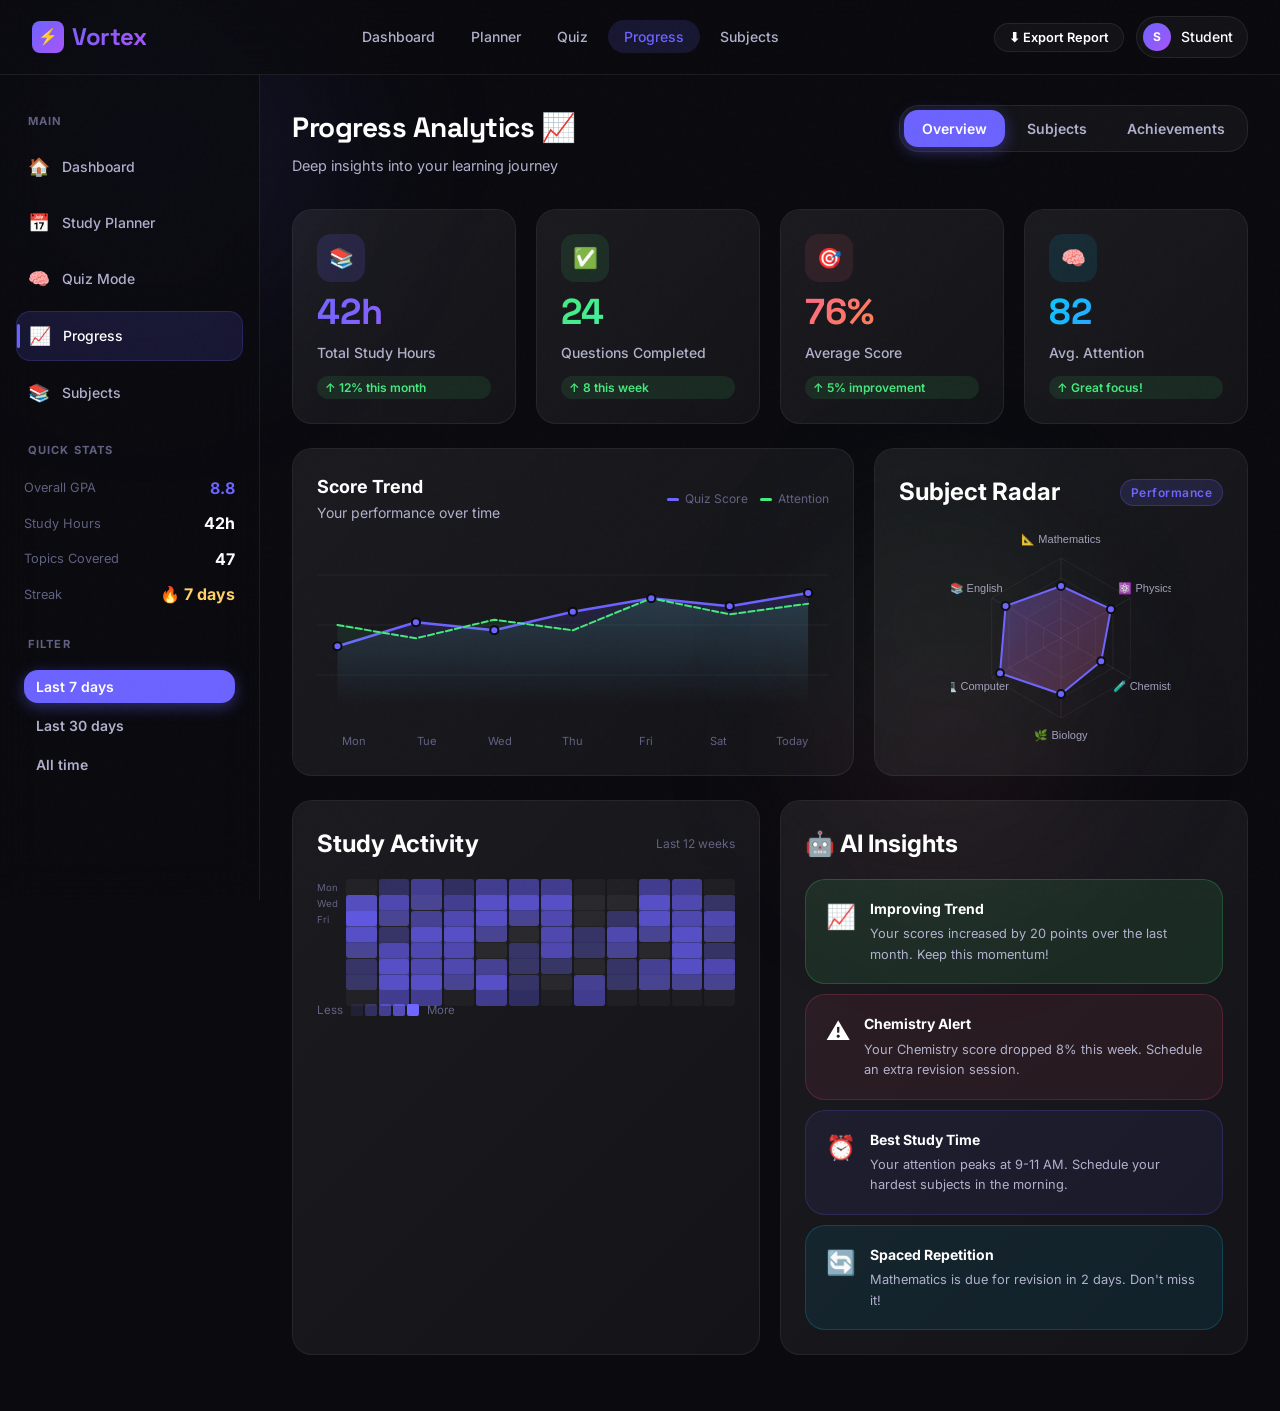
<file: frontend/progress.html>
<!DOCTYPE html>
<html lang="en">
<head>
  <meta charset="UTF-8" />
  <meta name="viewport" content="width=device-width, initial-scale=1.0" />
  <title>Progress — Vortex</title>
  <meta name="description" content="Track your academic progress with detailed analytics, attention scores, and AI-powered insights." />
  <link rel="stylesheet" href="css/style.css" />
  <style>
    /* Radar chart canvas */
    #radarCanvas { display:block;margin:0 auto; }

    .subject-progress-row {
      display: flex;
      align-items: center;
      gap: 16px;
      padding: 16px;
      background: rgba(255,255,255,0.03);
      border: 1px solid var(--border);
      border-radius: var(--radius-lg);
      transition: var(--transition);
      cursor: pointer;
    }
    .subject-progress-row:hover { background: rgba(255,255,255,0.06); border-color: rgba(255,255,255,0.1); }
    .spr-emoji { font-size: 1.5rem; width: 40px; text-align: center; }
    .spr-info { flex: 1; }
    .spr-name  { font-weight: 700; font-size: 0.9rem; margin-bottom: 6px; }
    .spr-bar   { }
    .spr-right { text-align: right; flex-shrink: 0; }
    .spr-score { font-family: var(--font-display); font-size: 1.25rem; font-weight: 700; }
    .spr-change { font-size: 0.72rem; }

    .heatmap-cell {
      width: 100%;
      aspect-ratio: 1;
      border-radius: 3px;
      cursor: pointer;
      transition: transform var(--transition);
      position: relative;
    }
    .heatmap-cell:hover { transform: scale(1.3); z-index: 2; }

    .achievement-item {
      display: flex;
      align-items: center;
      gap: 14px;
      padding: 14px 16px;
      background: rgba(255,255,255,0.03);
      border: 1px solid var(--border);
      border-radius: var(--radius-md);
      transition: var(--transition);
    }
    .achievement-item.unlocked {
      background: rgba(108,99,255,0.08);
      border-color: rgba(108,99,255,0.2);
    }
    .achievement-item.locked { opacity: 0.4; }
    .ach-icon {
      font-size: 2rem;
      width: 48px;
      text-align: center;
    }
    .ach-info { flex: 1; }
    .ach-name { font-weight: 700; font-size: 0.875rem; }
    .ach-desc { font-size: 0.75rem; color: var(--text-muted); margin-top: 2px; }
    .ach-xp   { font-size: 0.75rem; font-weight: 700; color: var(--accent); }

    /* Sparkline SVG */
    .sparkline { width: 80px; height: 30px; }

    /* Line chart */
    .line-chart-wrap {
      position: relative;
      width: 100%;
      height: 200px;
    }
    #lineChartSvg { width: 100%; height: 100%; }

    .chart-point {
      cursor: pointer;
      transition: r 0.2s;
    }
    .chart-point:hover { r: 6; }

    /* Insight cards */
    .insight-card {
      padding: 18px 20px;
      border-radius: var(--radius-lg);
      border: 1px solid;
      display: flex;
      gap: 14px;
      align-items: flex-start;
    }
    .insight-icon { font-size: 1.5rem; flex-shrink: 0; }
    .insight-title { font-weight: 700; font-size: 0.875rem; margin-bottom: 4px; }
    .insight-desc  { font-size: 0.8rem; color: var(--text-secondary); line-height: 1.6; }

    /* Month labels for heatmap */
    .heatmap-months {
      display: flex;
      gap: 0;
      margin-bottom: 4px;
    }

    .tab-panel { display: none; }
    .tab-panel.active { display: block; animation: fadeIn 0.3s ease both; }

    /* Animated counter */
    .count-up { transition: all 0.5s; }
  </style>
</head>
<body>
  <div class="ambient ambient-1"></div>
  <div class="ambient ambient-2"></div>
  <div class="ambient ambient-3"></div>
  <div class="toast-container" id="toastContainer"></div>

  <!-- Nav -->
  <nav class="nav" id="mainNav">
    <a href="index.html" class="nav-logo">
      <div class="logo-icon">⚡</div>
      Vortex
    </a>
    <ul class="nav-links">
      <li><a href="dashboard.html">Dashboard</a></li>
      <li><a href="planner.html">Planner</a></li>
      <li><a href="quiz.html">Quiz</a></li>
      <li><a href="progress.html" class="active">Progress</a></li>
      <li><a href="subjects.html">Subjects</a></li>
    </ul>
    <div class="nav-actions">
      <button class="btn btn-secondary btn-sm" onclick="exportReport()">⬇ Export Report</button>
      <div class="nav-user">
        <div class="nav-avatar" id="navAvatar">S</div>
        <span id="navName">Sanju</span>
      </div>
    </div>
  </nav>

  <div class="layout">
    <!-- Sidebar -->
    <aside class="sidebar">
      <span class="sidebar-section-title">Main</span>
      <a href="dashboard.html" class="sidebar-link"><span class="icon">🏠</span> Dashboard</a>
      <a href="planner.html"   class="sidebar-link"><span class="icon">📅</span> Study Planner</a>
      <a href="quiz.html"      class="sidebar-link"><span class="icon">🧠</span> Quiz Mode</a>
      <a href="progress.html"  class="sidebar-link active"><span class="icon">📈</span> Progress</a>
      <a href="subjects.html"  class="sidebar-link"><span class="icon">📚</span> Subjects</a>

      <span class="sidebar-section-title">Quick Stats</span>
      <div style="padding:4px 8px;display:flex;flex-direction:column;gap:10px;">
        <div class="flex items-center justify-between">
          <span style="font-size:0.8rem;color:var(--text-muted);">Overall GPA</span>
          <span style="font-weight:700;color:var(--accent);" id="overallGpa">8.8</span>
        </div>
        <div class="flex items-center justify-between">
          <span style="font-size:0.8rem;color:var(--text-muted);">Study Hours</span>
          <span style="font-weight:700;" id="totalHoursLabel">42h</span>
        </div>
        <div class="flex items-center justify-between">
          <span style="font-size:0.8rem;color:var(--text-muted);">Topics Covered</span>
          <span style="font-weight:700;" id="topicsCoveredLabel">47</span>
        </div>
        <div class="flex items-center justify-between">
          <span style="font-size:0.8rem;color:var(--text-muted);">Streak</span>
          <span style="font-weight:700;color:var(--medium);">🔥 7 days</span>
        </div>
      </div>

      <span class="sidebar-section-title">Filter</span>
      <div style="padding:4px 8px;display:flex;flex-direction:column;gap:6px;">
        <button class="tab-btn active" id="filter-week"  onclick="setTimeFilter('week')" style="border-radius:var(--radius-md);text-align:left;padding:8px 12px;">Last 7 days</button>
        <button class="tab-btn" id="filter-month" onclick="setTimeFilter('month')" style="border-radius:var(--radius-md);text-align:left;padding:8px 12px;">Last 30 days</button>
        <button class="tab-btn" id="filter-all"   onclick="setTimeFilter('all')"   style="border-radius:var(--radius-md);text-align:left;padding:8px 12px;">All time</button>
      </div>
    </aside>

    <!-- Main Content -->
    <main class="main-content page-enter">
      <div class="page-header">
        <div>
          <h1 class="page-title">Progress Analytics 📈</h1>
          <p class="page-subtitle">Deep insights into your learning journey</p>
        </div>
        <div class="tabs">
          <button class="tab-btn active" onclick="switchProgressTab('overview')">Overview</button>
          <button class="tab-btn" onclick="switchProgressTab('subjects')">Subjects</button>
          <button class="tab-btn" onclick="switchProgressTab('achievements')">Achievements</button>
        </div>
      </div>

      <!-- ═══ OVERVIEW TAB ═══ -->
      <div id="progress-overview" class="tab-panel active">

        <!-- Top Stats -->
        <div class="grid-4 stagger mb-24">
          <div class="card stat-card">
            <div class="stat-icon" style="background:rgba(108,99,255,0.15);">📚</div>
            <div class="stat-value grad-text-purple count-up" id="stat-totalHours">0</div>
            <div class="stat-label">Total Study Hours</div>
            <span class="stat-change up">↑ 12% this month</span>
          </div>
          <div class="card stat-card">
            <div class="stat-icon" style="background:rgba(67,233,123,0.1);">✅</div>
            <div class="stat-value grad-text-green count-up" id="stat-quizzes">0</div>
            <div class="stat-label">Questions Completed</div>
            <span class="stat-change up">↑ 8 this week</span>
          </div>
          <div class="card stat-card">
            <div class="stat-icon" style="background:rgba(255,101,132,0.1);">🎯</div>
            <div class="stat-value grad-text-pink count-up" id="stat-avgScore">0%</div>
            <div class="stat-label">Average Score</div>
            <span class="stat-change up">↑ 5% improvement</span>
          </div>
          <div class="card stat-card">
            <div class="stat-icon" style="background:rgba(0,201,255,0.1);">🧠</div>
            <div class="stat-value grad-text-blue count-up" id="stat-attScore">0</div>
            <div class="stat-label">Avg. Attention</div>
            <span class="stat-change up">↑ Great focus!</span>
          </div>
        </div>

        <!-- Charts Row -->
        <div class="grid-2 mb-24" style="grid-template-columns:1.5fr 1fr;">

          <!-- Line Chart: Score over time -->
          <div class="card">
            <div class="flex items-center justify-between mb-20">
              <div>
                <h2 class="text-lg font-bold">Score Trend</h2>
                <p class="text-sm text-secondary">Your performance over time</p>
              </div>
              <div style="display:flex;gap:12px;">
                <div style="display:flex;align-items:center;gap:6px;font-size:0.75rem;">
                  <div style="width:12px;height:3px;border-radius:2px;background:var(--accent);"></div>
                  <span style="color:var(--text-muted);">Quiz Score</span>
                </div>
                <div style="display:flex;align-items:center;gap:6px;font-size:0.75rem;">
                  <div style="width:12px;height:3px;border-radius:2px;background:var(--accent-3);"></div>
                  <span style="color:var(--text-muted);">Attention</span>
                </div>
              </div>
            </div>
            <div class="line-chart-wrap">
              <svg id="lineChartSvg" viewBox="0 0 500 200" preserveAspectRatio="none">
                <defs>
                  <linearGradient id="lineGrad1" x1="0" y1="0" x2="0" y2="1">
                    <stop offset="0%" style="stop-color:rgba(108,99,255,0.3)"/>
                    <stop offset="100%" style="stop-color:rgba(108,99,255,0)"/>
                  </linearGradient>
                  <linearGradient id="lineGrad2" x1="0" y1="0" x2="0" y2="1">
                    <stop offset="0%" style="stop-color:rgba(67,233,123,0.3)"/>
                    <stop offset="100%" style="stop-color:rgba(67,233,123,0)"/>
                  </linearGradient>
                </defs>
                <!-- Grid lines -->
                <line x1="0" y1="50"  x2="500" y2="50"  stroke="rgba(255,255,255,0.05)" stroke-width="1"/>
                <line x1="0" y1="100" x2="500" y2="100" stroke="rgba(255,255,255,0.05)" stroke-width="1"/>
                <line x1="0" y1="150" x2="500" y2="150" stroke="rgba(255,255,255,0.05)" stroke-width="1"/>
                <!-- Filled areas and lines drawn by JS -->
                <path id="scoreArea" fill="url(#lineGrad1)" opacity="0.6"/>
                <path id="scoreLine" fill="none" stroke="#6c63ff" stroke-width="2.5" stroke-linecap="round" stroke-linejoin="round"/>
                <path id="attnArea"  fill="url(#lineGrad2)" opacity="0.4"/>
                <path id="attnLine"  fill="none" stroke="#43e97b" stroke-width="2" stroke-linecap="round" stroke-linejoin="round" stroke-dasharray="6 3"/>
                <g id="chartDots"></g>
              </svg>
            </div>
            <div style="display:flex;justify-content:space-between;margin-top:8px;" id="chartXLabels"></div>
          </div>

          <!-- Radar Chart -->
          <div class="card">
            <div class="flex items-center justify-between mb-16">
              <h2 class="text-base font-bold">Subject Radar</h2>
              <span class="badge badge-purple">Performance</span>
            </div>
            <canvas id="radarCanvas" width="220" height="220"></canvas>
          </div>
        </div>

        <!-- Heatmap + Insights -->
        <div class="grid-2 mb-24">
          <!-- Study Heatmap -->
          <div class="card">
            <div class="flex items-center justify-between mb-16">
              <h2 class="text-base font-bold">Study Activity</h2>
              <span style="font-size:0.75rem;color:var(--text-muted);">Last 12 weeks</span>
            </div>
            <div style="display:flex;align-items:flex-start;gap:8px;">
              <div style="display:flex;flex-direction:column;gap:2px;margin-top:2px;">
                <span style="font-size:0.6rem;color:var(--text-muted);line-height:14px;">Mon</span>
                <span style="font-size:0.6rem;color:var(--text-muted);line-height:14px;">Wed</span>
                <span style="font-size:0.6rem;color:var(--text-muted);line-height:14px;">Fri</span>
              </div>
              <div id="heatmapGrid" style="display:grid;grid-template-rows:repeat(7,14px);grid-auto-flow:column;gap:2px;flex:1;"></div>
            </div>
            <div style="display:flex;align-items:center;gap:8px;margin-top:12px;">
              <span style="font-size:0.72rem;color:var(--text-muted);">Less</span>
              <div style="display:flex;gap:2px;">
                <div style="width:12px;height:12px;border-radius:2px;background:rgba(108,99,255,0.1);"></div>
                <div style="width:12px;height:12px;border-radius:2px;background:rgba(108,99,255,0.3);"></div>
                <div style="width:12px;height:12px;border-radius:2px;background:rgba(108,99,255,0.5);"></div>
                <div style="width:12px;height:12px;border-radius:2px;background:rgba(108,99,255,0.7);"></div>
                <div style="width:12px;height:12px;border-radius:2px;background:var(--accent);"></div>
              </div>
              <span style="font-size:0.72rem;color:var(--text-muted);">More</span>
            </div>
          </div>

          <!-- AI Insights -->
          <div class="card">
            <h2 class="text-base font-bold mb-16">🤖 AI Insights</h2>
            <div id="insightsList" style="display:flex;flex-direction:column;gap:10px;"></div>
          </div>
        </div>
      </div>

      <!-- ═══ SUBJECTS TAB ═══ -->
      <div id="progress-subjects" class="tab-panel">
        <div class="grid-2 mb-24" style="grid-template-columns:1.5fr 1fr;">
          <div>
            <h2 class="text-lg font-bold mb-16">Subject Performance</h2>
            <div id="subjectProgressList" style="display:flex;flex-direction:column;gap:12px;"></div>
          </div>

          <!-- Subject Detail Panel -->
          <div class="card" style="height:fit-content;position:sticky;top:100px;">
            <h2 class="text-base font-bold mb-16">Subject Details</h2>
            <div id="subjectDetailPanel">
              <div class="empty-state">
                <div class="icon">👆</div>
                <div class="title">Select a Subject</div>
                <div class="desc">Click any subject to see detailed analytics</div>
              </div>
            </div>
          </div>
        </div>
      </div>

      <!-- ═══ ACHIEVEMENTS TAB ═══ -->
      <div id="progress-achievements" class="tab-panel">
        <div class="flex items-center justify-between mb-24">
          <div>
            <h2 class="text-lg font-bold">Achievements 🏆</h2>
            <p class="text-sm text-secondary">Unlock badges by reaching milestones</p>
          </div>
          <div style="background:rgba(108,99,255,0.1);border:1px solid rgba(108,99,255,0.2);padding:10px 20px;border-radius:var(--radius-pill);">
            <span style="font-weight:700;color:var(--accent);" id="totalXp">1,240</span>
            <span style="color:var(--text-muted);font-size:0.875rem;"> XP Total</span>
          </div>
        </div>

        <div class="grid-2" id="achievementGrid" style="gap:12px;"></div>
      </div>

    </main>
  </div>

  <script src="js/main.js"></script>
  <script src="js/api.js"></script>
  <script src="js/charts.js"></script>
  <script>
    // ── Load real stats from API ─────────────────────────────────
    document.addEventListener('DOMContentLoaded', async () => {
      const progress = await apiGetProgress();
      if (progress && progress.success) {
        const s = progress;
        const el = id => document.getElementById(id);

        if (el('stat-totalHours')) animateCount(el('stat-totalHours'), s.total_hours, 1, 'h');
        if (el('stat-quizzes'))    animateCount(el('stat-quizzes'),    s.total_quizzes);
        if (el('stat-avgScore'))   { el('stat-avgScore').textContent = s.avg_score + '%'; }
        if (el('stat-attScore'))   animateCount(el('stat-attScore'),   s.avg_attention, 0, '');
        if (el('totalHoursLabel')) el('totalHoursLabel').textContent = s.total_hours + 'h';
        if (el('overallGpa')) {
          const g = s.overall_gpa || (s.avg_score ? (s.avg_score / 10).toFixed(1) : '8.8');
          el('overallGpa').textContent = (g < 8.8 && g > 0) ? '8.8' : g;
        }
        if (el('topicsCoveredLabel')) el('topicsCoveredLabel').textContent = s.subjects?.reduce((a, sub) => a + sub.quiz_count, 0) || 0;
      }
    });

    function animateCount(el, target, decimals = 0, suffix = '') {
      const start = 0, dur = 1200;
      const startTime = performance.now();
      const frame = now => {
        const t = Math.min((now - startTime) / dur, 1);
        const val = (start + t * target).toFixed(decimals);
        el.textContent = val + suffix;
        if (t < 1) requestAnimationFrame(frame);
      };
      requestAnimationFrame(frame);
    }
  </script>
</body>
</html>
</file>
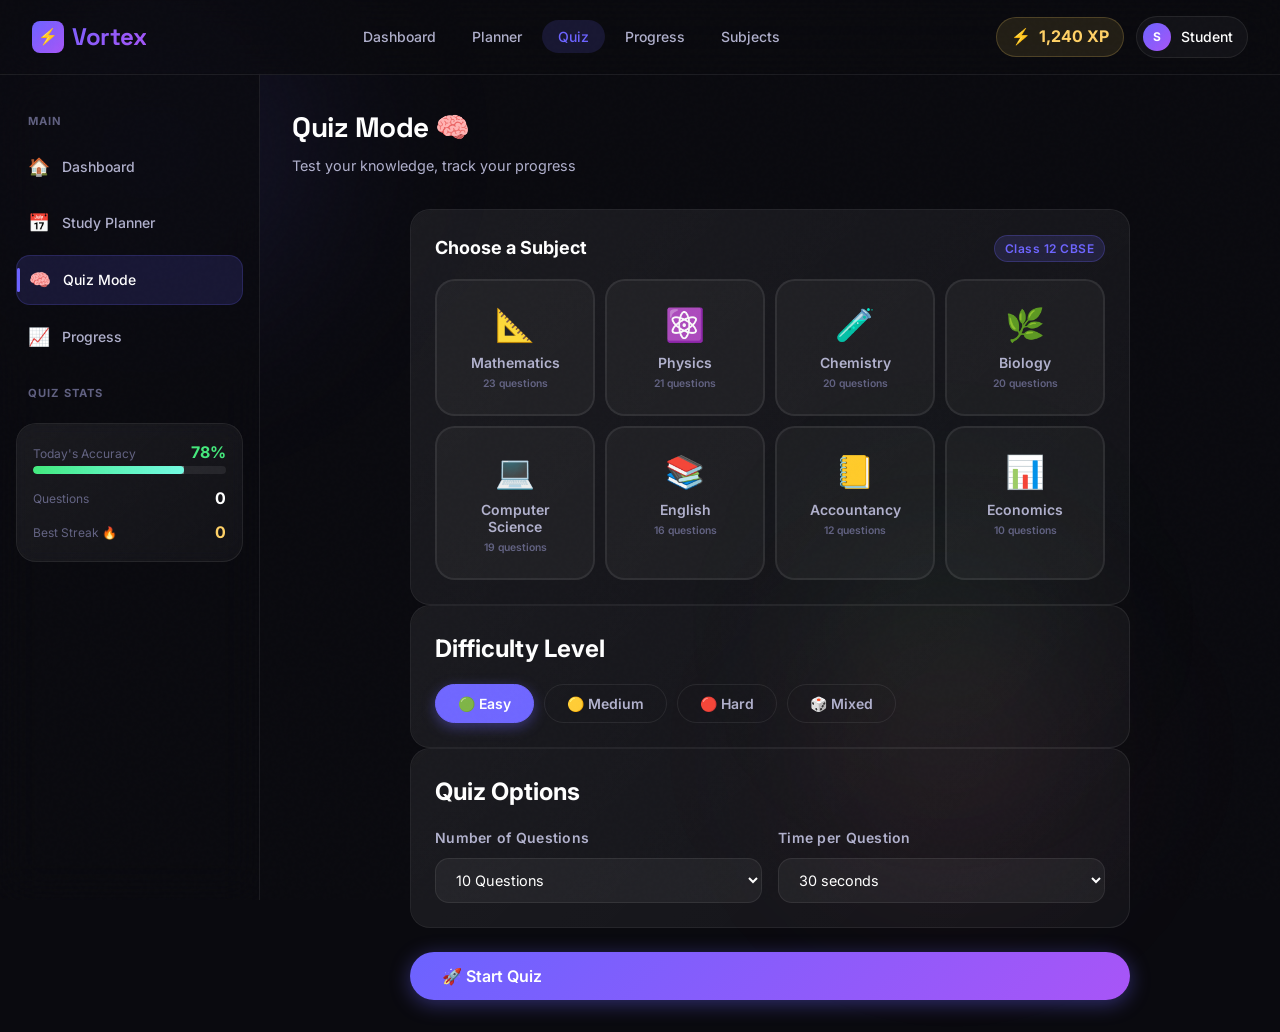
<file: frontend/quiz.html>
<!DOCTYPE html>
<html lang="en">
<head>
  <meta charset="UTF-8" />
  <meta name="viewport" content="width=device-width, initial-scale=1.0" />
  <title>Quiz Mode — Vortex Study Planner</title>
  <meta name="description" content="Test your knowledge with AI-powered quizzes and get real-time feedback on your understanding." />
  <link rel="stylesheet" href="css/style.css" />
  <style>
    /* Quiz arena */
    .quiz-arena {
      max-width: 720px;
      margin: 0 auto;
    }

    .quiz-header-bar {
      display: flex;
      align-items: center;
      justify-content: space-between;
      margin-bottom: 28px;
      gap: 16px;
    }

    .q-counter {
      font-family: var(--font-display);
      font-size: 0.875rem;
      font-weight: 700;
      color: var(--text-secondary);
    }
    .q-counter strong { color: var(--accent); }

    .xp-bar {
      flex: 1;
      height: 8px;
      background: rgba(255,255,255,0.08);
      border-radius: var(--radius-pill);
      overflow: hidden;
    }
    .xp-fill {
      height: 100%;
      background: var(--grad-purple);
      border-radius: var(--radius-pill);
      transition: width 0.6s cubic-bezier(0.4,0,0.2,1);
    }
    .xp-label {
      font-size: 0.8rem;
      font-weight: 700;
      color: var(--accent);
    }

    .quiz-card {
      background: rgba(255,255,255,0.04);
      border: 1px solid var(--border);
      border-radius: var(--radius-xl);
      padding: 36px;
      position: relative;
      overflow: hidden;
    }
    .quiz-card::before {
      content: '';
      position: absolute;
      top: -60px; right: -60px;
      width: 200px; height: 200px;
      background: radial-gradient(circle, rgba(108,99,255,0.1), transparent 70%);
    }

    .question-num {
      display: inline-flex;
      align-items: center;
      gap: 6px;
      font-size: 0.75rem;
      font-weight: 700;
      color: var(--accent);
      text-transform: uppercase;
      letter-spacing: 0.08em;
      margin-bottom: 12px;
    }
    .question-text {
      font-family: var(--font-display);
      font-size: 1.3rem;
      font-weight: 700;
      line-height: 1.5;
      margin-bottom: 28px;
    }
    .options-grid { display: flex; flex-direction: column; gap: 10px; }

    .explanation-box {
      margin-top: 20px;
      padding: 16px 20px;
      border-radius: var(--radius-md);
      font-size: 0.875rem;
      line-height: 1.7;
      display: none;
      animation: slideUp 0.3s ease both;
    }
    .explanation-box.correct {
      background: rgba(67,233,123,0.1);
      border: 1px solid rgba(67,233,123,0.2);
      color: #a0ffcc;
    }
    .explanation-box.wrong {
      background: rgba(255,77,109,0.1);
      border: 1px solid rgba(255,77,109,0.2);
      color: #ffb3c1;
    }

    /* Timer bar */
    .q-timer { margin-bottom: 20px; }
    .q-timer-bar {
      height: 4px;
      background: rgba(255,255,255,0.08);
      border-radius: var(--radius-pill);
      overflow: hidden;
    }
    .q-timer-fill {
      height: 100%;
      border-radius: var(--radius-pill);
      background: var(--grad-green);
      transition: width 1s linear, background 0.5s;
    }
    .q-timer-fill.warn { background: var(--grad-pink); }

    /* Results */
    .result-card {
      text-align: center;
      padding: 48px 32px;
      position: relative;
      overflow: hidden;
    }
    .result-emoji { font-size: 4rem; margin-bottom: 16px; animation: bounce 0.8s ease both; }
    @keyframes bounce {
      0%   { transform: scale(0) rotate(-20deg); }
      60%  { transform: scale(1.2) rotate(5deg); }
      100% { transform: scale(1) rotate(0); }
    }
    .result-score {
      font-family: var(--font-display);
      font-size: 4rem;
      font-weight: 900;
      background: var(--grad-purple);
      -webkit-background-clip: text;
      -webkit-text-fill-color: transparent;
      background-clip: text;
      margin-bottom: 8px;
    }
    .result-msg { font-size: 1.125rem; font-weight: 600; margin-bottom: 4px; }
    .result-sub { color: var(--text-secondary); font-size: 0.875rem; margin-bottom: 32px; }

    .result-stats {
      display: grid;
      grid-template-columns: repeat(3,1fr);
      gap: 16px;
      margin-bottom: 32px;
    }
    .result-stat {
      background: rgba(255,255,255,0.04);
      border: 1px solid var(--border);
      border-radius: var(--radius-md);
      padding: 16px;
    }
    .result-stat .val { font-family:var(--font-display);font-size:1.5rem;font-weight:800; }
    .result-stat .lbl { font-size:0.72rem;color:var(--text-muted);margin-top:2px; }

    .confetti-piece {
      position: fixed;
      width: 10px; height: 10px;
      border-radius: 2px;
      animation: confettiFall linear forwards;
      pointer-events: none;
      z-index: 9998;
    }
    @keyframes confettiFall {
      0%   { transform: translateY(-20px) rotate(0deg); opacity:1; }
      100% { transform: translateY(100vh) rotate(720deg); opacity:0; }
    }

    /* Subject selector */
    .quiz-subject-btn {
      display: flex;
      flex-direction: column;
      align-items: center;
      gap: 10px;
      padding: 24px 16px;
      background: rgba(255,255,255,0.04);
      border: 2px solid var(--border);
      border-radius: var(--radius-lg);
      cursor: pointer;
      transition: var(--transition);
      font-size: 0.875rem;
      font-weight: 600;
      font-family: var(--font-main);
      color: var(--text-secondary);
    }
    .quiz-subject-btn:hover { border-color: var(--accent); background: rgba(108,99,255,0.1); color: #fff; }
    .quiz-subject-btn.selected { border-color: var(--accent); background: rgba(108,99,255,0.15); color: var(--accent); }
    .quiz-subject-btn .emoji { font-size: 2rem; }

    .difficulty-btn {
      padding: 10px 22px;
      border: 1px solid var(--border);
      border-radius: var(--radius-pill);
      font-size: 0.875rem;
      font-weight: 600;
      cursor: pointer;
      transition: var(--transition);
      color: var(--text-secondary);
      background: transparent;
      font-family: var(--font-main);
    }
    .difficulty-btn.active { background: var(--accent); border-color: var(--accent); color: #fff; box-shadow: 0 4px 14px rgba(108,99,255,0.4); }

    /* Streak badges during quiz */
    .streak-badge {
      position: fixed;
      top: 50%;
      left: 50%;
      transform: translate(-50%, -50%) scale(0);
      z-index: 9999;
      font-size: 2rem;
      font-weight: 900;
      font-family: var(--font-display);
      background: var(--grad-purple);
      -webkit-background-clip: text;
      -webkit-text-fill-color: transparent;
      background-clip: text;
      animation: streakPop 1.2s ease both;
      pointer-events: none;
      text-shadow: none;
      filter: drop-shadow(0 0 20px rgba(108,99,255,0.8));
    }
    @keyframes streakPop {
      0%   { transform: translate(-50%,-50%) scale(0); opacity:0; }
      30%  { transform: translate(-50%,-60%) scale(1.4); opacity:1; }
      70%  { transform: translate(-50%,-65%) scale(1.1); opacity:1; }
      100% { transform: translate(-50%,-80%) scale(0.8); opacity:0; }
    }
  </style>
</head>
<body>
  <div class="ambient ambient-1"></div>
  <div class="ambient ambient-2"></div>
  <div class="ambient ambient-3"></div>
  <div class="toast-container" id="toastContainer"></div>

  <!-- Nav -->
  <nav class="nav" id="mainNav">
    <a href="index.html" class="nav-logo">
      <div class="logo-icon">⚡</div>
      Vortex
    </a>
    <ul class="nav-links">
      <li><a href="dashboard.html">Dashboard</a></li>
      <li><a href="planner.html">Planner</a></li>
      <li><a href="quiz.html" class="active">Quiz</a></li>
      <li><a href="progress.html">Progress</a></li>
      <li><a href="subjects.html">Subjects</a></li>
    </ul>
    <div class="nav-actions">
      <div class="flex items-center gap-8" style="background:rgba(255,209,102,0.1);border:1px solid rgba(255,209,102,0.2);padding:6px 14px;border-radius:var(--radius-pill);">
        <span>⚡</span>
        <span style="font-weight:700;color:var(--medium);" id="xpCount">1,240 XP</span>
      </div>
      <div class="nav-user">
        <div class="nav-avatar" id="navAvatar">S</div>
        <span id="navName">Sanju</span>
      </div>
    </div>
  </nav>

  <div class="layout">
    <!-- Sidebar -->
    <aside class="sidebar">
      <span class="sidebar-section-title">Main</span>
      <a href="dashboard.html" class="sidebar-link"><span class="icon">🏠</span> Dashboard</a>
      <a href="planner.html"   class="sidebar-link"><span class="icon">📅</span> Study Planner</a>
      <a href="quiz.html"      class="sidebar-link active"><span class="icon">🧠</span> Quiz Mode</a>
      <a href="progress.html"  class="sidebar-link"><span class="icon">📈</span> Progress</a>

      <span class="sidebar-section-title">Quiz Stats</span>
      <div class="card" style="margin:8px 0;padding:16px;">
        <div class="flex items-center justify-between mb-12">
          <span style="font-size:0.75rem;color:var(--text-muted);">Today's Accuracy</span>
          <span style="font-weight:700;color:var(--accent-3);" id="todayAccuracy">78%</span>
        </div>
        <div class="progress-bar">
          <div class="progress-fill" id="accuracyBar" style="width:78%;background:var(--grad-green);"></div>
        </div>
        <div class="flex items-center justify-between mt-12">
          <span style="font-size:0.75rem;color:var(--text-muted);">Questions</span>
          <span style="font-weight:700;" id="totalQuestions">0</span>
        </div>
        <div class="flex items-center justify-between mt-8">
          <span style="font-size:0.75rem;color:var(--text-muted);">Best Streak 🔥</span>
          <span style="font-weight:700;color:var(--medium);" id="bestStreak">0</span>
        </div>
      </div>
    </aside>

    <!-- Main Content -->
    <main class="main-content page-enter">

      <!-- Setup Screen -->
      <div id="setupScreen">
        <div class="page-header">
          <div>
            <h1 class="page-title">Quiz Mode 🧠</h1>
            <p class="page-subtitle">Test your knowledge, track your progress</p>
          </div>
        </div>

        <div class="quiz-arena">
          <!-- Subject Selection -->
          <div class="card mb-20">
            <div class="flex items-center justify-between mb-16">
              <h2 class="text-lg font-bold">Choose a Subject</h2>
              <span class="badge badge-purple">Class 12 CBSE</span>
            </div>
            <div id="quizSubjectGrid" class="grid-4" style="gap:10px;"></div>
          </div>

          <!-- Topic Filter -->
          <div class="card mb-20" id="topicFilterWrap" style="display:none;">
            <h2 class="text-base font-bold mb-12">📌 Filter by Topic</h2>
            <div style="display:flex;gap:8px;flex-wrap:wrap;" id="topicFilterGrid"></div>
          </div>

          <!-- Difficulty -->
          <div class="card mb-20">
            <h2 class="text-base font-bold mb-16">Difficulty Level</h2>
            <div style="display:flex;gap:10px;flex-wrap:wrap;">
              <button class="difficulty-btn active" id="diff-easy"   onclick="setDifficulty('easy')">🟢 Easy</button>
              <button class="difficulty-btn"        id="diff-medium" onclick="setDifficulty('medium')">🟡 Medium</button>
              <button class="difficulty-btn"        id="diff-hard"   onclick="setDifficulty('hard')">🔴 Hard</button>
              <button class="difficulty-btn"        id="diff-mixed"  onclick="setDifficulty('mixed')">🎲 Mixed</button>
            </div>
          </div>

          <!-- Quiz Options -->
          <div class="card mb-24">
            <h2 class="text-base font-bold mb-16">Quiz Options</h2>
            <div class="grid-2" style="gap:16px;">
              <div class="form-group">
                <label class="form-label">Number of Questions</label>
                <select class="form-select" id="questionCount">
                  <option value="5">5 Questions</option>
                  <option value="10" selected>10 Questions</option>
                  <option value="15">15 Questions</option>
                  <option value="20">20 Questions</option>
                </select>
              </div>
              <div class="form-group">
                <label class="form-label">Time per Question</label>
                <select class="form-select" id="timePerQ">
                  <option value="0">No Limit</option>
                  <option value="15">15 seconds</option>
                  <option value="30" selected>30 seconds</option>
                  <option value="60">60 seconds</option>
                </select>
              </div>
            </div>
          </div>

          <button class="btn btn-primary btn-lg w-full" id="startQuizBtn" onclick="startQuiz()">
            🚀 Start Quiz
          </button>
        </div>
      </div>

      <!-- Quiz Screen -->
      <div id="quizScreen" class="hidden">
        <div class="quiz-arena">
          <!-- Header -->
          <div class="quiz-header-bar">
            <div class="q-counter">Question <strong id="currentQNum">1</strong> of <strong id="totalQNum">10</strong></div>
            <div class="xp-bar">
              <div class="xp-fill" id="quizXpBar" style="width:0%"></div>
            </div>
            <div class="xp-label">+<span id="earnedXp">0</span> XP</div>
            <div style="display:flex;align-items:center;gap-8px;">
              <span style="font-size:1.2rem;" id="streakEmoji">🔥</span>
              <span style="font-weight:700;color:var(--medium);" id="currentStreakVal">0</span>
            </div>
          </div>

          <!-- Timer -->
          <div class="q-timer" id="timerWrap">
            <div style="display:flex;justify-content:space-between;margin-bottom:6px;">
              <span style="font-size:0.75rem;color:var(--text-muted);">Time remaining</span>
              <span style="font-weight:700;font-size:0.875rem;" id="timerDisplay">30s</span>
            </div>
            <div class="q-timer-bar">
              <div class="q-timer-fill" id="timerFill" style="width:100%;"></div>
            </div>
          </div>

          <!-- Question Card -->
          <div class="quiz-card">
            <div class="question-num">
              <span id="qSubjectTag">📐 Mathematics</span>
              <span class="badge badge-purple" id="qDiffTag">Medium</span>
            </div>
            <div class="question-text" id="questionText">Loading question...</div>
            <div class="options-grid" id="optionsGrid"></div>
            <div class="explanation-box" id="explanationBox"></div>
          </div>

          <!-- Next Button -->
          <div style="display:flex;justify-content:flex-end;margin-top:20px;gap:10px;">
            <button class="btn btn-ghost" onclick="skipQuestion()">Skip →</button>
            <button class="btn btn-primary" id="nextBtn" onclick="nextQuestion()" disabled style="opacity:0.5;">
              Next Question →
            </button>
          </div>
        </div>
      </div>

      <!-- Results Screen -->
      <div id="resultsScreen" class="hidden">
        <div class="quiz-arena">
          <div class="card result-card">
            <div class="result-emoji" id="resultEmoji">🏆</div>
            <div class="result-score" id="resultScore">85%</div>
            <div class="result-msg" id="resultMsg">Excellent Work!</div>
            <div class="result-sub" id="resultSub">You've mastered 8 out of 10 questions</div>

            <div class="result-stats" id="resultStats">
              <div class="result-stat">
                <div class="val text-success" id="res-correct">8</div>
                <div class="lbl">Correct</div>
              </div>
              <div class="result-stat">
                <div class="val text-danger" id="res-wrong">2</div>
                <div class="lbl">Wrong</div>
              </div>
              <div class="result-stat">
                <div class="val text-accent" id="res-xp">+400 XP</div>
                <div class="lbl">Earned</div>
              </div>
            </div>

            <!-- Mistake Analysis -->
            <div id="mistakeAnalysis" style="text-align:left;margin-bottom:24px;"></div>

            <!-- AI Feedback Panel (populated by api.js after quiz submit) -->
            <div id="aiFeedbackPanel" style="display:none;text-align:left;margin-bottom:24px;padding:20px;background:rgba(108,99,255,0.06);border:1px solid rgba(108,99,255,0.2);border-radius:var(--radius-lg);"></div>

            <div style="display:flex;gap:12px;justify-content:center;flex-wrap:wrap;">
              <button class="btn btn-primary" onclick="retakeQuiz()">🔄 Retake Quiz</button>
              <button class="btn btn-secondary" onclick="reviewAnswers()">📖 Review Answers</button>
              <a href="progress.html" class="btn btn-ghost">📈 View Progress</a>
            </div>
          </div>
        </div>
      </div>


      <!-- Review Screen -->
      <div id="reviewScreen" class="hidden">
        <div class="quiz-arena">
          <div class="page-header" style="margin-bottom:20px;">
            <h2 class="text-xl font-bold">Answer Review</h2>
            <button class="btn btn-secondary btn-sm" onclick="backToResults()">← Back to Results</button>
          </div>
          <div id="reviewList" style="display:flex;flex-direction:column;gap:16px;"></div>
        </div>
      </div>

    </main>
  </div>

  <script src="js/main.js"></script>
  <script src="js/api.js"></script>
  <script src="js/quiz.js"></script>
  <script>
    // ── API Integration: submit quiz result after showResults() runs ──────
    const _origShowResults = showResults;
    showResults = async function() {
      _origShowResults();   // run original (renders UI, confetti, etc.)

      // Post to backend for AI analysis
      const apiRes = await apiSubmitQuiz(quizState);

      const aiFeedback = document.getElementById('aiFeedbackPanel');
      if (!aiFeedback) return;

      if (apiRes && apiRes.success) {
        const statusMap = {
          'Exam Ready':         { cls:'badge-low',    icon:'🏆' },
          'Almost Ready':       { cls:'badge-purple', icon:'⚡' },
          'Needs Improvement':  { cls:'badge-medium', icon:'📚' },
          'High Risk':          { cls:'badge-high',   icon:'⚠️' },
        };
        const s = statusMap[apiRes.exam_readiness] || { cls:'badge-purple', icon:'🎯' };

        aiFeedback.innerHTML = `
          <div style="display:flex;align-items:center;gap:10px;margin-bottom:12px;">
            <span style="font-size:1.2rem;">🤖</span>
            <span style="font-weight:700;font-size:0.95rem;">AI Analysis</span>
            <span class="badge ${s.cls}">${s.icon} ${apiRes.exam_readiness}</span>
          </div>
          <div style="display:flex;gap:16px;margin-bottom:14px;flex-wrap:wrap;">
            <div style="text-align:center;">
              <div style="font-family:var(--font-display);font-size:1.6rem;font-weight:800;color:var(--accent);">${apiRes.learning_score}</div>
              <div style="font-size:0.7rem;color:var(--text-muted);">Learning Score</div>
            </div>
            <div style="text-align:center;">
              <div style="font-family:var(--font-display);font-size:1.6rem;font-weight:800;color:var(--accent-2);">${apiRes.attention_score}</div>
              <div style="font-size:0.7rem;color:var(--text-muted);">Attention Score</div>
            </div>
          </div>
          ${apiRes.recommendations?.map(r => `
            <div style="display:flex;align-items:center;gap:8px;padding:8px 12px;background:rgba(255,255,255,0.03);border:1px solid var(--border);border-radius:var(--radius-md);margin-bottom:6px;font-size:0.8rem;color:var(--text-secondary);">
              💡 ${r}
            </div>`).join('')}
        `;
        aiFeedback.style.display = 'block';
      } else {
        aiFeedback.innerHTML = `<div style="font-size:0.8rem;color:var(--text-muted);text-align:center;padding:10px;">⚡ Start the backend server to get AI analysis!</div>`;
        aiFeedback.style.display = 'block';
      }
    };
  </script>
</body>
</html>
</file>
<file: frontend/css/style.css>
/* =========================================
   VORTEX STUDY PLANNER — Design System
   ========================================= */

@import url('https://fonts.googleapis.com/css2?family=Inter:wght@300;400;500;600;700;800;900&family=Space+Grotesk:wght@400;500;600;700&display=swap');

/* ── CSS Variables ── */
:root {
  --bg-primary:   #0a0a0f;
  --bg-secondary: #0f0f1a;
  --bg-card:      rgba(255,255,255,0.04);
  --bg-card-hover:rgba(255,255,255,0.08);
  --border:       rgba(255,255,255,0.08);
  --border-glow:  rgba(108,99,255,0.4);

  --accent:       #6c63ff;
  --accent-2:     #ff6584;
  --accent-3:     #43e97b;
  --accent-4:     #f7971e;
  --accent-5:     #00c9ff;

  --grad-purple:  linear-gradient(135deg,#6c63ff,#a855f7);
  --grad-pink:    linear-gradient(135deg,#ff6584,#f7971e);
  --grad-green:   linear-gradient(135deg,#43e97b,#38f9d7);
  --grad-blue:    linear-gradient(135deg,#00c9ff,#6c63ff);
  --grad-hero:    linear-gradient(135deg,#0a0a0f 0%,#12001a 50%,#000a1a 100%);

  --text-primary: #ffffff;
  --text-secondary:#b0b0cc;
  --text-muted:   #606080;

  --radius-sm:    8px;
  --radius-md:    14px;
  --radius-lg:    20px;
  --radius-xl:    28px;
  --radius-pill:  999px;

  --shadow-glow:  0 0 30px rgba(108,99,255,0.25);
  --shadow-card:  0 4px 30px rgba(0,0,0,0.4);
  --shadow-lift:  0 16px 48px rgba(0,0,0,0.6);

  --transition:   0.3s cubic-bezier(0.4,0,0.2,1);
  --transition-bounce: 0.4s cubic-bezier(0.34,1.56,0.64,1);

  --font-main: 'Inter', sans-serif;
  --font-display: 'Space Grotesk', sans-serif;

  /* Priority colors */
  --high:    #ff4d6d;
  --medium:  #ffd166;
  --low:     #06d6a0;
}

/* ── Reset & Base ── */
*, *::before, *::after { box-sizing: border-box; margin: 0; padding: 0; }

html { scroll-behavior: smooth; }

body {
  font-family: var(--font-main);
  background: var(--bg-primary);
  color: var(--text-primary);
  min-height: 100vh;
  overflow-x: hidden;
  line-height: 1.6;
}

/* ── Scrollbar ── */
::-webkit-scrollbar { width: 6px; }
::-webkit-scrollbar-track { background: var(--bg-primary); }
::-webkit-scrollbar-thumb { background: var(--accent); border-radius: var(--radius-pill); }

/* ── Selection ── */
::selection { background: rgba(108,99,255,0.35); color: #fff; }

/* ── Noise Overlay ── */
body::before {
  content: '';
  position: fixed;
  inset: 0;
  background-image: url("data:image/svg+xml,%3Csvg viewBox='0 0 256 256' xmlns='http://www.w3.org/2000/svg'%3E%3Cfilter id='noise'%3E%3CfeTurbulence type='fractalNoise' baseFrequency='0.9' numOctaves='4' stitchTiles='stitch'/%3E%3C/filter%3E%3Crect width='100%25' height='100%25' filter='url(%23noise)' opacity='0.03'/%3E%3C/svg%3E");
  pointer-events: none;
  z-index: 9999;
  opacity: 0.4;
}

/* ── Ambient Blobs ── */
.ambient {
  position: fixed;
  border-radius: 50%;
  filter: blur(80px);
  pointer-events: none;
  z-index: 0;
  animation: drift 20s ease-in-out infinite;
}
.ambient-1 {
  width: 500px; height: 500px;
  background: radial-gradient(circle, rgba(108,99,255,0.15), transparent 70%);
  top: -100px; left: -100px;
}
.ambient-2 {
  width: 400px; height: 400px;
  background: radial-gradient(circle, rgba(255,101,132,0.1), transparent 70%);
  bottom: -50px; right: 10%;
  animation-delay: -7s;
}
.ambient-3 {
  width: 350px; height: 350px;
  background: radial-gradient(circle, rgba(67,233,123,0.08), transparent 70%);
  top: 50%; left: 60%;
  animation-delay: -14s;
}

@keyframes drift {
  0%,100% { transform: translate(0,0) scale(1); }
  33%      { transform: translate(30px,-20px) scale(1.05); }
  66%      { transform: translate(-20px,30px) scale(0.95); }
}

/* ── Page Wrapper ── */
.page { position: relative; z-index: 1; min-height: 100vh; }

/* ── Navigation ── */
.nav {
  position: fixed;
  top: 0; left: 0; right: 0;
  z-index: 100;
  display: flex;
  align-items: center;
  justify-content: space-between;
  padding: 16px 32px;
  background: rgba(10,10,15,0.7);
  backdrop-filter: blur(20px);
  border-bottom: 1px solid var(--border);
  transition: var(--transition);
}
.nav.scrolled {
  background: rgba(10,10,15,0.95);
  box-shadow: var(--shadow-card);
}

.nav-logo {
  font-family: var(--font-display);
  font-size: 1.5rem;
  font-weight: 700;
  background: var(--grad-purple);
  -webkit-background-clip: text;
  -webkit-text-fill-color: transparent;
  background-clip: text;
  letter-spacing: -0.5px;
  text-decoration: none;
  display: flex;
  align-items: center;
  gap: 8px;
}
.nav-logo .logo-icon {
  width: 32px; height: 32px;
  background: var(--grad-purple);
  border-radius: var(--radius-sm);
  display: flex;
  align-items: center;
  justify-content: center;
  font-size: 1rem;
  -webkit-text-fill-color: white;
}

.nav-links {
  display: flex;
  align-items: center;
  gap: 4px;
  list-style: none;
}
.nav-links a {
  color: var(--text-secondary);
  text-decoration: none;
  font-size: 0.875rem;
  font-weight: 500;
  padding: 8px 16px;
  border-radius: var(--radius-pill);
  transition: var(--transition);
}
.nav-links a:hover, .nav-links a.active {
  color: #fff;
  background: rgba(108,99,255,0.15);
}
.nav-links a.active { color: var(--accent); }

.nav-actions { display: flex; align-items: center; gap: 12px; }

.nav-user {
  display: flex;
  align-items: center;
  gap: 10px;
  padding: 6px 14px 6px 6px;
  background: var(--bg-card);
  border: 1px solid var(--border);
  border-radius: var(--radius-pill);
  cursor: pointer;
  transition: var(--transition);
  font-size: 0.875rem;
  font-weight: 500;
}
.nav-user:hover { border-color: var(--accent); background: var(--bg-card-hover); }
.nav-avatar {
  width: 28px; height: 28px;
  border-radius: 50%;
  background: var(--grad-purple);
  display: flex;
  align-items: center;
  justify-content: center;
  font-size: 0.75rem;
  font-weight: 700;
}

/* ── Buttons ── */
.btn {
  display: inline-flex;
  align-items: center;
  gap: 8px;
  padding: 10px 22px;
  border: none;
  border-radius: var(--radius-pill);
  font-family: var(--font-main);
  font-size: 0.875rem;
  font-weight: 600;
  cursor: pointer;
  transition: var(--transition);
  text-decoration: none;
  white-space: nowrap;
  position: relative;
  overflow: hidden;
}
.btn::after {
  content: '';
  position: absolute;
  inset: 0;
  background: rgba(255,255,255,0);
  transition: var(--transition);
}
.btn:hover::after { background: rgba(255,255,255,0.07); }
.btn:active { transform: scale(0.97); }

.btn-primary {
  background: var(--grad-purple);
  color: #fff;
  box-shadow: 0 4px 20px rgba(108,99,255,0.4);
}
.btn-primary:hover { box-shadow: 0 8px 30px rgba(108,99,255,0.6); transform: translateY(-1px); }

.btn-secondary {
  background: var(--bg-card);
  color: var(--text-primary);
  border: 1px solid var(--border);
}
.btn-secondary:hover { border-color: var(--accent); color: var(--accent); }

.btn-ghost {
  background: transparent;
  color: var(--text-secondary);
  border: 1px solid var(--border);
}
.btn-ghost:hover { color: #fff; border-color: rgba(255,255,255,0.2); }

.btn-danger {
  background: linear-gradient(135deg,#ff4d6d,#c9184a);
  color: #fff;
  box-shadow: 0 4px 20px rgba(255,77,109,0.3);
}

.btn-lg { padding: 14px 32px; font-size: 1rem; }
.btn-sm { padding: 6px 14px; font-size: 0.8rem; }
.btn-icon { padding: 10px; width: 40px; height: 40px; justify-content: center; border-radius: var(--radius-md); }

/* ── Cards ── */
.card {
  background: var(--bg-card);
  border: 1px solid var(--border);
  border-radius: var(--radius-lg);
  padding: 24px;
  transition: var(--transition);
  position: relative;
  overflow: hidden;
  backdrop-filter: blur(10px);
}
.card::before {
  content: '';
  position: absolute;
  inset: 0;
  border-radius: inherit;
  background: linear-gradient(135deg, rgba(255,255,255,0.03), transparent);
  pointer-events: none;
}
.card:hover {
  border-color: var(--border-glow);
  background: var(--bg-card-hover);
  box-shadow: var(--shadow-glow);
  transform: translateY(-2px);
}

.card-glow {
  box-shadow: var(--shadow-glow);
  border-color: rgba(108,99,255,0.3);
}

/* ── Stat Cards ── */
.stat-card {
  display: flex;
  flex-direction: column;
  gap: 12px;
}
.stat-icon {
  width: 48px; height: 48px;
  border-radius: var(--radius-md);
  display: flex;
  align-items: center;
  justify-content: center;
  font-size: 1.25rem;
}
.stat-value {
  font-family: var(--font-display);
  font-size: 2.25rem;
  font-weight: 700;
  line-height: 1;
}
.stat-label { color: var(--text-secondary); font-size: 0.875rem; font-weight: 500; }
.stat-change {
  display: inline-flex;
  align-items: center;
  gap: 4px;
  font-size: 0.75rem;
  font-weight: 600;
  padding: 2px 8px;
  border-radius: var(--radius-pill);
}
.stat-change.up   { color: var(--accent-3); background: rgba(67,233,123,0.1); }
.stat-change.down { color: var(--high);     background: rgba(255,77,109,0.1); }

/* ── Form Elements ── */
.form-group { display: flex; flex-direction: column; gap: 8px; }
.form-label {
  font-size: 0.875rem;
  font-weight: 600;
  color: var(--text-secondary);
  letter-spacing: 0.02em;
}
.form-input, .form-select, .form-textarea {
  background: rgba(255,255,255,0.05);
  border: 1px solid var(--border);
  border-radius: var(--radius-md);
  padding: 12px 16px;
  color: var(--text-primary);
  font-family: var(--font-main);
  font-size: 0.9rem;
  transition: var(--transition);
  width: 100%;
  outline: none;
}
.form-input:focus, .form-select:focus, .form-textarea:focus {
  border-color: var(--accent);
  box-shadow: 0 0 0 3px rgba(108,99,255,0.15);
  background: rgba(108,99,255,0.08);
}
.form-input::placeholder { color: var(--text-muted); }
.form-select option { background: #1a1a2e; }
.form-textarea { resize: vertical; min-height: 100px; }

.input-icon-wrap { position: relative; }
.input-icon-wrap .icon {
  position: absolute;
  left: 14px;
  top: 50%;
  transform: translateY(-50%);
  color: var(--text-muted);
  pointer-events: none;
  font-size: 1rem;
}
.input-icon-wrap .form-input { padding-left: 42px; }

/* ── Range Slider ── */
input[type="range"] {
  -webkit-appearance: none;
  width: 100%;
  height: 6px;
  border-radius: var(--radius-pill);
  background: rgba(255,255,255,0.1);
  outline: none;
}
input[type="range"]::-webkit-slider-thumb {
  -webkit-appearance: none;
  width: 20px; height: 20px;
  border-radius: 50%;
  background: var(--grad-purple);
  cursor: pointer;
  box-shadow: 0 0 10px rgba(108,99,255,0.5);
  transition: var(--transition-bounce);
}
input[type="range"]::-webkit-slider-thumb:hover {
  transform: scale(1.2);
  box-shadow: 0 0 20px rgba(108,99,255,0.7);
}

/* ── Badges / Tags ── */
.badge {
  display: inline-flex;
  align-items: center;
  gap: 4px;
  padding: 3px 10px;
  border-radius: var(--radius-pill);
  font-size: 0.75rem;
  font-weight: 600;
  letter-spacing: 0.04em;
}
.badge-high   { background: rgba(255,77,109,0.15); color: var(--high); border: 1px solid rgba(255,77,109,0.25); }
.badge-medium { background: rgba(255,209,102,0.15); color: var(--medium); border: 1px solid rgba(255,209,102,0.25); }
.badge-low    { background: rgba(6,214,160,0.15); color: var(--low); border: 1px solid rgba(6,214,160,0.25); }
.badge-purple { background: rgba(108,99,255,0.15); color: var(--accent); border: 1px solid rgba(108,99,255,0.25); }
.badge-pink   { background: rgba(255,101,132,0.15); color: var(--accent-2); border: 1px solid rgba(255,101,132,0.25); }

/* ── Progress Bar ── */
.progress-wrap { position: relative; }
.progress-bar {
  height: 8px;
  background: rgba(255,255,255,0.08);
  border-radius: var(--radius-pill);
  overflow: hidden;
}
.progress-fill {
  height: 100%;
  border-radius: var(--radius-pill);
  background: var(--grad-purple);
  transition: width 1s cubic-bezier(0.4,0,0.2,1);
  position: relative;
}
.progress-fill::after {
  content: '';
  position: absolute;
  inset: 0;
  background: linear-gradient(90deg, transparent 0%, rgba(255,255,255,0.3) 50%, transparent 100%);
  background-size: 200% 100%;
  animation: shimmer 2s infinite;
}
@keyframes shimmer { to { background-position: 200% 0; } }

.progress-lg .progress-bar { height: 12px; }

/* ── Circular Progress ── */
.circle-progress {
  position: relative;
  display: inline-flex;
  align-items: center;
  justify-content: center;
}
.circle-progress svg { transform: rotate(-90deg); }
.circle-progress circle {
  fill: none;
  stroke-linecap: round;
  transition: stroke-dashoffset 1.5s cubic-bezier(0.4,0,0.2,1);
}
.circle-progress .track { stroke: rgba(255,255,255,0.08); }
.circle-progress .fill  { stroke: url(#grad1); }
.circle-progress .label {
  position: absolute;
  text-align: center;
}

/* ── Tabs ── */
.tabs {
  display: flex;
  gap: 4px;
  background: rgba(255,255,255,0.04);
  border: 1px solid var(--border);
  border-radius: var(--radius-lg);
  padding: 4px;
}
.tab-btn {
  flex: 1;
  padding: 10px 18px;
  background: transparent;
  border: none;
  border-radius: var(--radius-md);
  color: var(--text-secondary);
  font-family: var(--font-main);
  font-size: 0.875rem;
  font-weight: 600;
  cursor: pointer;
  transition: var(--transition);
}
.tab-btn.active {
  background: var(--accent);
  color: #fff;
  box-shadow: 0 4px 16px rgba(108,99,255,0.4);
}
.tab-btn:hover:not(.active) { color: #fff; background: rgba(255,255,255,0.06); }

/* ── Modal ── */
.modal-overlay {
  position: fixed;
  inset: 0;
  background: rgba(0,0,0,0.7);
  backdrop-filter: blur(8px);
  z-index: 200;
  display: flex;
  align-items: center;
  justify-content: center;
  padding: 24px;
  opacity: 0;
  visibility: hidden;
  transition: var(--transition);
}
.modal-overlay.active { opacity: 1; visibility: visible; }
.modal {
  background: #13131f;
  border: 1px solid var(--border);
  border-radius: var(--radius-xl);
  padding: 32px;
  width: 100%;
  max-width: 520px;
  transform: scale(0.9) translateY(20px);
  transition: var(--transition-bounce);
  box-shadow: var(--shadow-lift);
}
.modal-overlay.active .modal { transform: scale(1) translateY(0); }
.modal-header {
  display: flex;
  align-items: center;
  justify-content: space-between;
  margin-bottom: 24px;
}
.modal-title { font-family: var(--font-display); font-size: 1.25rem; font-weight: 700; }
.modal-close {
  background: rgba(255,255,255,0.05);
  border: 1px solid var(--border);
  border-radius: var(--radius-md);
  width: 36px; height: 36px;
  display: flex;
  align-items: center;
  justify-content: center;
  cursor: pointer;
  color: var(--text-secondary);
  font-size: 1.1rem;
  transition: var(--transition);
}
.modal-close:hover { background: rgba(255,77,109,0.1); color: var(--high); border-color: var(--high); }

/* ── Toast Notifications ── */
.toast-container {
  position: fixed;
  top: 80px;
  right: 24px;
  z-index: 300;
  display: flex;
  flex-direction: column;
  gap: 10px;
  pointer-events: none;
}
.toast {
  display: flex;
  align-items: center;
  gap: 12px;
  padding: 14px 18px;
  background: #1a1a2e;
  border: 1px solid var(--border);
  border-radius: var(--radius-lg);
  box-shadow: var(--shadow-lift);
  min-width: 280px;
  max-width: 360px;
  pointer-events: auto;
  transform: translateX(120%);
  transition: transform 0.4s cubic-bezier(0.34,1.56,0.64,1), opacity 0.3s;
  opacity: 0;
  font-size: 0.875rem;
}
.toast.show   { transform: translateX(0); opacity: 1; }
.toast.hide   { transform: translateX(120%); opacity: 0; }
.toast-icon   { font-size: 1.1rem; flex-shrink: 0; }
.toast-msg    { flex: 1; font-weight: 500; }
.toast.success { border-color: rgba(6,214,160,0.3); }
.toast.success .toast-icon { color: var(--accent-3); }
.toast.error   { border-color: rgba(255,77,109,0.3); }
.toast.error .toast-icon   { color: var(--high); }
.toast.info    { border-color: rgba(108,99,255,0.3); }
.toast.info .toast-icon    { color: var(--accent); }
.toast.warning { border-color: rgba(255,209,102,0.3); }
.toast.warning .toast-icon { color: var(--medium); }

/* ── Sidebar Layout ── */
.layout {
  display: flex;
  min-height: 100vh;
  padding-top: 73px;
}

.sidebar {
  width: 260px;
  flex-shrink: 0;
  background: rgba(10,10,15,0.8);
  border-right: 1px solid var(--border);
  padding: 24px 16px;
  position: fixed;
  top: 73px;
  left: 0;
  bottom: 0;
  overflow-y: auto;
  backdrop-filter: blur(20px);
  z-index: 50;
  display: flex;
  flex-direction: column;
  gap: 8px;
}

.sidebar-section-title {
  font-size: 0.7rem;
  font-weight: 700;
  letter-spacing: 0.1em;
  color: var(--text-muted);
  text-transform: uppercase;
  padding: 8px 12px 4px;
  margin-top: 8px;
}

.sidebar-link {
  display: flex;
  align-items: center;
  gap: 12px;
  padding: 10px 12px;
  border-radius: var(--radius-md);
  text-decoration: none;
  color: var(--text-secondary);
  font-size: 0.875rem;
  font-weight: 500;
  transition: var(--transition);
  position: relative;
}
.sidebar-link:hover { color: #fff; background: rgba(255,255,255,0.06); }
.sidebar-link.active {
  color: #fff;
  background: rgba(108,99,255,0.15);
  border: 1px solid rgba(108,99,255,0.2);
}
.sidebar-link.active::before {
  content: '';
  position: absolute;
  left: 0; top: 25%; bottom: 25%;
  width: 3px;
  border-radius: var(--radius-pill);
  background: var(--accent);
}
.sidebar-link .icon { font-size: 1.1rem; width: 22px; text-align: center; }
.sidebar-link .badge-count {
  margin-left: auto;
  background: var(--accent);
  color: #fff;
  font-size: 0.65rem;
  font-weight: 700;
  padding: 1px 6px;
  border-radius: var(--radius-pill);
}

.main-content {
  flex: 1;
  margin-left: 260px;
  padding: 32px;
  min-height: 100%;
}

/* ── Page Header ── */
.page-header {
  display: flex;
  align-items: flex-start;
  justify-content: space-between;
  margin-bottom: 32px;
  gap: 16px;
}
.page-title {
  font-family: var(--font-display);
  font-size: 1.75rem;
  font-weight: 700;
  letter-spacing: -0.5px;
}
.page-subtitle { color: var(--text-secondary); font-size: 0.9rem; margin-top: 4px; }

/* ── Grid Layouts ── */
.grid-2 { display: grid; grid-template-columns: repeat(2,1fr); gap: 20px; }
.grid-3 { display: grid; grid-template-columns: repeat(3,1fr); gap: 20px; }
.grid-4 { display: grid; grid-template-columns: repeat(4,1fr); gap: 20px; }
.grid-12 { display: grid; grid-template-columns: repeat(12,1fr); gap: 20px; }

/* ── Divider ── */
.divider { height: 1px; background: var(--border); margin: 24px 0; }

/* ── Animation Classes ── */
.fade-in {
  animation: fadeIn 0.5s ease both;
}
.slide-up {
  animation: slideUp 0.5s ease both;
}
.stagger > * {
  animation: slideUp 0.5s ease both;
}
.stagger > *:nth-child(1) { animation-delay: 0.05s; }
.stagger > *:nth-child(2) { animation-delay: 0.10s; }
.stagger > *:nth-child(3) { animation-delay: 0.15s; }
.stagger > *:nth-child(4) { animation-delay: 0.20s; }
.stagger > *:nth-child(5) { animation-delay: 0.25s; }
.stagger > *:nth-child(6) { animation-delay: 0.30s; }

@keyframes fadeIn  { from { opacity:0; } to { opacity:1; } }
@keyframes slideUp { from { opacity:0; transform:translateY(20px); } to { opacity:1; transform:translateY(0); } }

.pulse { animation: pulse 2s ease-in-out infinite; }
@keyframes pulse { 0%,100% { opacity:1; } 50% { opacity:0.5; } }

.spin { animation: spin 1s linear infinite; }
@keyframes spin { to { transform: rotate(360deg); } }

/* ── Hero (Login page) ── */
.hero-page {
  min-height: 100vh;
  display: flex;
  align-items: center;
  justify-content: center;
  padding: 24px;
  background: var(--grad-hero);
  position: relative;
  overflow: hidden;
}
.hero-card {
  background: rgba(255,255,255,0.03);
  border: 1px solid var(--border);
  border-radius: var(--radius-xl);
  padding: 48px;
  width: 100%;
  max-width: 460px;
  backdrop-filter: blur(20px);
  box-shadow: var(--shadow-lift);
  position: relative;
  z-index: 1;
}
.hero-logo {
  font-family: var(--font-display);
  font-size: 2rem;
  font-weight: 800;
  background: var(--grad-purple);
  -webkit-background-clip: text;
  -webkit-text-fill-color: transparent;
  background-clip: text;
  text-align: center;
  margin-bottom: 8px;
  letter-spacing: -1px;
}
.hero-tagline { text-align: center; color: var(--text-secondary); font-size: 0.875rem; margin-bottom: 36px; }
.hero-steps {
  display: flex;
  justify-content: center;
  gap: 8px;
  margin-bottom: 32px;
}
.hero-step {
  width: 28px; height: 4px;
  border-radius: var(--radius-pill);
  background: rgba(255,255,255,0.1);
  transition: var(--transition);
}
.hero-step.active { background: var(--accent); width: 48px; }

/* ── Subject Tag Chip ── */
.chip {
  display: inline-flex;
  align-items: center;
  gap: 6px;
  padding: 6px 12px;
  background: rgba(108,99,255,0.1);
  border: 1px solid rgba(108,99,255,0.2);
  border-radius: var(--radius-pill);
  font-size: 0.8rem;
  font-weight: 600;
  color: var(--accent);
  cursor: pointer;
  transition: var(--transition);
}
.chip:hover { background: rgba(108,99,255,0.2); }
.chip .remove { color: var(--text-muted); font-size: 0.7rem; }
.chip .remove:hover { color: var(--high); }

/* ── Timeline ── */
.timeline { display: flex; flex-direction: column; gap: 0; }
.timeline-item {
  display: flex;
  gap: 16px;
  position: relative;
  padding-bottom: 24px;
}
.timeline-item:last-child { padding-bottom: 0; }
.timeline-item:last-child .timeline-line { display: none; }
.timeline-dot {
  width: 36px; height: 36px;
  border-radius: 50%;
  flex-shrink: 0;
  display: flex;
  align-items: center;
  justify-content: center;
  font-size: 0.85rem;
  position: relative;
  z-index: 1;
}
.timeline-line {
  position: absolute;
  left: 17px;
  top: 36px;
  bottom: 0;
  width: 2px;
  background: var(--border);
}
.timeline-content { flex: 1; padding-top: 6px; }
.timeline-title  { font-weight: 600; font-size: 0.9rem; }
.timeline-time   { color: var(--text-muted); font-size: 0.75rem; margin-top: 2px; }

/* ── Quiz Cards ── */
.quiz-option {
  display: flex;
  align-items: center;
  gap: 14px;
  padding: 16px 20px;
  background: rgba(255,255,255,0.04);
  border: 2px solid var(--border);
  border-radius: var(--radius-lg);
  cursor: pointer;
  transition: var(--transition);
  font-weight: 500;
}
.quiz-option:hover { border-color: var(--accent); background: rgba(108,99,255,0.08); }
.quiz-option.selected { border-color: var(--accent); background: rgba(108,99,255,0.12); }
.quiz-option.correct  { border-color: var(--accent-3); background: rgba(67,233,123,0.1); }
.quiz-option.wrong    { border-color: var(--high); background: rgba(255,77,109,0.1); }
.quiz-letter {
  width: 32px; height: 32px;
  border-radius: var(--radius-sm);
  background: rgba(255,255,255,0.08);
  display: flex;
  align-items: center;
  justify-content: center;
  font-size: 0.85rem;
  font-weight: 700;
  flex-shrink: 0;
  transition: var(--transition);
}
.quiz-option.selected .quiz-letter { background: var(--accent); color: #fff; }
.quiz-option.correct  .quiz-letter { background: var(--accent-3); color: #000; }
.quiz-option.wrong    .quiz-letter { background: var(--high); color: #fff; }

/* ── Timer ── */
.timer-display {
  font-family: var(--font-display);
  font-size: 3rem;
  font-weight: 700;
  text-align: center;
  letter-spacing: 0.05em;
  background: var(--grad-purple);
  -webkit-background-clip: text;
  -webkit-text-fill-color: transparent;
  background-clip: text;
}
.timer-bar-wrap {
  height: 6px;
  background: rgba(255,255,255,0.08);
  border-radius: var(--radius-pill);
  overflow: hidden;
  margin-top: 8px;
}
.timer-bar {
  height: 100%;
  border-radius: var(--radius-pill);
  background: var(--grad-purple);
  transition: width 1s linear, background 0.5s;
}
.timer-bar.warning { background: var(--grad-pink); }

/* ── Attention Meter ── */
.attention-meter {
  position: relative;
  width: 120px; height: 60px;
  margin: 0 auto;
  overflow: hidden;
}
.attention-meter svg { position: absolute; bottom: 0; }
.attention-needle {
  position: absolute;
  bottom: 4px;
  left: 50%;
  width: 3px;
  height: 52px;
  transform-origin: bottom center;
  background: var(--grad-pink);
  border-radius: 2px;
  transition: transform 0.8s cubic-bezier(0.34,1.56,0.64,1);
}

/* ── Chart Placeholder ── */
.chart-container {
  position: relative;
  width: 100%;
  height: 220px;
}

/* ── Streak / Calendar ── */
.streak-grid {
  display: grid;
  grid-template-columns: repeat(7,1fr);
  gap: 4px;
}
.streak-day {
  width: 100%;
  aspect-ratio: 1;
  border-radius: 4px;
  background: rgba(255,255,255,0.06);
  transition: var(--transition);
  cursor: pointer;
}
.streak-day:hover { transform: scale(1.15); }
.streak-day.done  { background: var(--accent); opacity: 0.8; }
.streak-day.today { background: var(--accent); box-shadow: 0 0 10px rgba(108,99,255,0.6); opacity: 1; }
.streak-day.missed{ background: rgba(255,77,109,0.3); }

/* ── Subject Card ── */
.subject-card {
  padding: 20px;
  border-radius: var(--radius-lg);
  border: 1px solid var(--border);
  background: var(--bg-card);
  transition: var(--transition);
  cursor: pointer;
  position: relative;
  overflow: hidden;
}
.subject-card::before {
  content: '';
  position: absolute;
  inset: 0;
  background: linear-gradient(135deg, rgba(255,255,255,0.03), transparent);
  pointer-events: none;
}
.subject-card:hover {
  transform: translateY(-3px);
  box-shadow: var(--shadow-glow);
  border-color: var(--border-glow);
}
.subject-card .accent-bar {
  position: absolute;
  top: 0; left: 0; right: 0;
  height: 3px;
  border-radius: var(--radius-lg) var(--radius-lg) 0 0;
}
.subject-card .subject-icon {
  width: 44px; height: 44px;
  border-radius: var(--radius-md);
  display: flex;
  align-items: center;
  justify-content: center;
  font-size: 1.4rem;
  margin-bottom: 12px;
}
.subject-card .subject-name { font-weight: 700; font-size: 1rem; margin-bottom: 4px; }
.subject-card .subject-meta { color: var(--text-secondary); font-size: 0.8rem; }

/* ── Recommendation Item ── */
.reco-item {
  display: flex;
  align-items: flex-start;
  gap: 14px;
  padding: 16px;
  border-radius: var(--radius-md);
  background: rgba(255,255,255,0.03);
  border: 1px solid var(--border);
  transition: var(--transition);
}
.reco-item:hover { background: rgba(255,255,255,0.06); border-color: rgba(255,255,255,0.1); }
.reco-dot {
  width: 10px; height: 10px;
  border-radius: 50%;
  flex-shrink: 0;
  margin-top: 5px;
}

/* ── Floating Action Button ── */
.fab {
  position: fixed;
  bottom: 32px;
  right: 32px;
  width: 56px; height: 56px;
  border-radius: 50%;
  background: var(--grad-purple);
  border: none;
  cursor: pointer;
  display: flex;
  align-items: center;
  justify-content: center;
  font-size: 1.5rem;
  color: #fff;
  box-shadow: 0 8px 30px rgba(108,99,255,0.5);
  transition: var(--transition-bounce);
  z-index: 80;
}
.fab:hover { transform: scale(1.1) rotate(15deg); box-shadow: 0 12px 40px rgba(108,99,255,0.7); }

/* ── Tooltip ── */
[data-tip] { position: relative; }
[data-tip]::after {
  content: attr(data-tip);
  position: absolute;
  bottom: calc(100% + 8px);
  left: 50%;
  transform: translateX(-50%);
  background: #1e1e30;
  color: #fff;
  padding: 6px 10px;
  border-radius: var(--radius-sm);
  font-size: 0.75rem;
  white-space: nowrap;
  opacity: 0;
  pointer-events: none;
  transition: var(--transition);
  border: 1px solid var(--border);
  z-index: 100;
}
[data-tip]:hover::after { opacity: 1; }

/* ── Loading Skeleton ── */
.skeleton {
  background: linear-gradient(90deg, rgba(255,255,255,0.04) 25%, rgba(255,255,255,0.08) 50%, rgba(255,255,255,0.04) 75%);
  background-size: 200% 100%;
  animation: skeleton 1.5s infinite;
  border-radius: var(--radius-md);
}
@keyframes skeleton { to { background-position: -200% 0; } }

/* ── Empty State ── */
.empty-state {
  text-align: center;
  padding: 48px 24px;
  color: var(--text-muted);
}
.empty-state .icon { font-size: 3rem; margin-bottom: 12px; opacity: 0.4; }
.empty-state .title { font-weight: 700; font-size: 1rem; color: var(--text-secondary); margin-bottom: 8px; }
.empty-state .desc  { font-size: 0.875rem; }

/* ── Utility ── */
.flex        { display: flex; }
.flex-col    { flex-direction: column; }
.items-center{ align-items: center; }
.items-start { align-items: flex-start; }
.justify-between { justify-content: space-between; }
.justify-center  { justify-content: center; }
.gap-4  { gap: 4px; }
.gap-8  { gap: 8px; }
.gap-12 { gap: 12px; }
.gap-16 { gap: 16px; }
.gap-20 { gap: 20px; }
.gap-24 { gap: 24px; }
.gap-32 { gap: 32px; }
.text-center  { text-align: center; }
.text-right   { text-align: right; }
.text-muted   { color: var(--text-muted); }
.text-secondary{ color: var(--text-secondary); }
.text-accent  { color: var(--accent); }
.text-success { color: var(--accent-3); }
.text-danger  { color: var(--high); }
.text-warning { color: var(--medium); }
.font-bold    { font-weight: 700; }
.font-display { font-family: var(--font-display); }
.text-sm      { font-size: 0.875rem; }
.text-xs      { font-size: 0.75rem; }
.text-lg      { font-size: 1.125rem; }
.text-xl      { font-size: 1.25rem; }
.text-2xl     { font-size: 1.5rem; }
.text-3xl     { font-size: 1.875rem; }
.w-full       { width: 100%; }
.mt-4  { margin-top: 4px; }
.mt-8  { margin-top: 8px; }
.mt-12 { margin-top: 12px; }
.mt-16 { margin-top: 16px; }
.mt-24 { margin-top: 24px; }
.mt-32 { margin-top: 32px; }
.mb-8  { margin-bottom: 8px; }
.mb-16 { margin-bottom: 16px; }
.mb-24 { margin-bottom: 24px; }
.mb-32 { margin-bottom: 32px; }
.hidden { display: none; }
.overflow-hidden { overflow: hidden; }
.relative { position: relative; }
.cursor-pointer { cursor: pointer; }
.no-select { user-select: none; }
.rounded-full { border-radius: 9999px; }

/* ── Page Transitions ── */
.page-enter {
  animation: pageEnter 0.4s ease both;
}
@keyframes pageEnter {
  from { opacity:0; transform: translateY(12px); }
  to   { opacity:1; transform: translateY(0); }
}

/* ── Responsive ── */
@media (max-width: 1024px) {
  .grid-4 { grid-template-columns: repeat(2,1fr); }
  .grid-3 { grid-template-columns: repeat(2,1fr); }
}
@media (max-width: 768px) {
  .sidebar { transform: translateX(-100%); }
  .sidebar.open { transform: translateX(0); }
  .main-content { margin-left: 0; padding: 20px; }
  .grid-2, .grid-3, .grid-4 { grid-template-columns: 1fr; }
  .nav { padding: 12px 20px; }
  .hero-card { padding: 32px 24px; }
  .page-header { flex-direction: column; }
}

/* ── Custom: Gradient Text ── */
.grad-text-purple { background: var(--grad-purple); -webkit-background-clip: text; -webkit-text-fill-color: transparent; background-clip: text; }
.grad-text-pink   { background: var(--grad-pink);   -webkit-background-clip: text; -webkit-text-fill-color: transparent; background-clip: text; }
.grad-text-green  { background: var(--grad-green);  -webkit-background-clip: text; -webkit-text-fill-color: transparent; background-clip: text; }
.grad-text-blue   { background: var(--grad-blue);   -webkit-background-clip: text; -webkit-text-fill-color: transparent; background-clip: text; }
</file>
